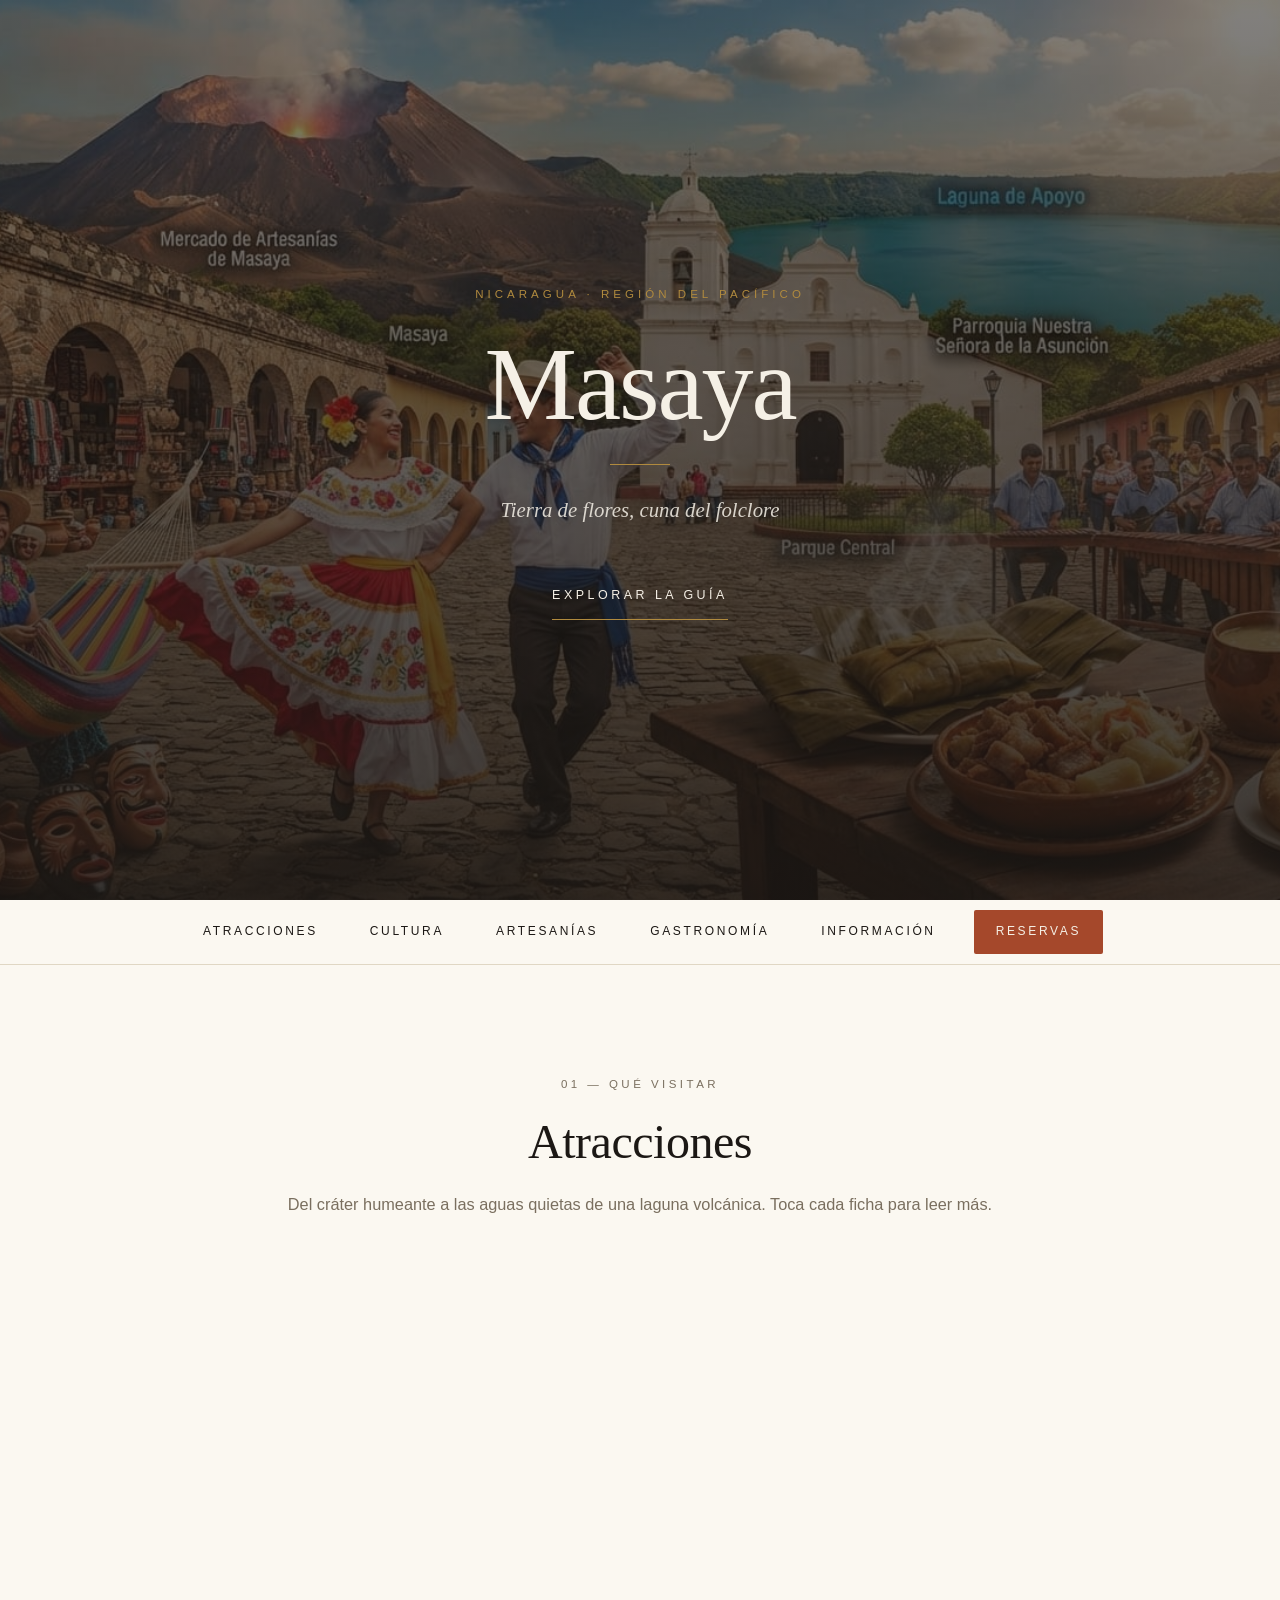
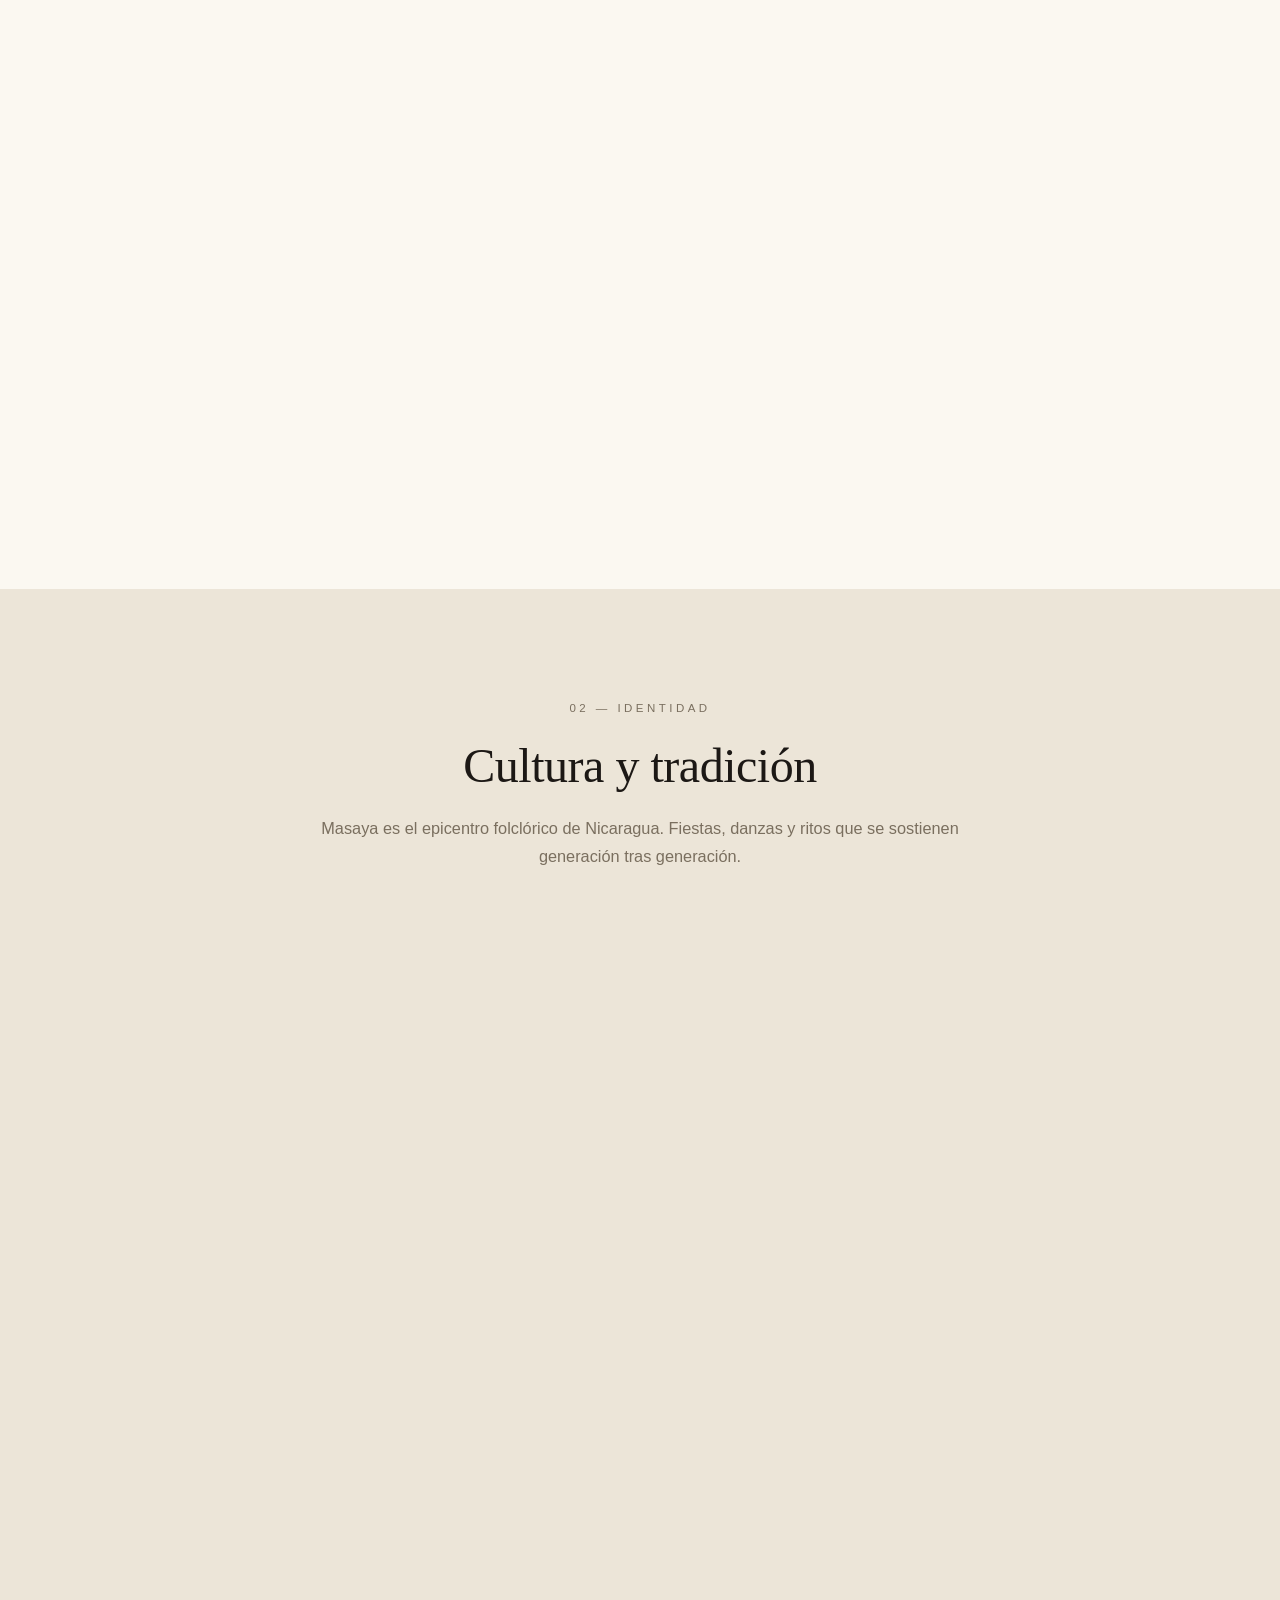
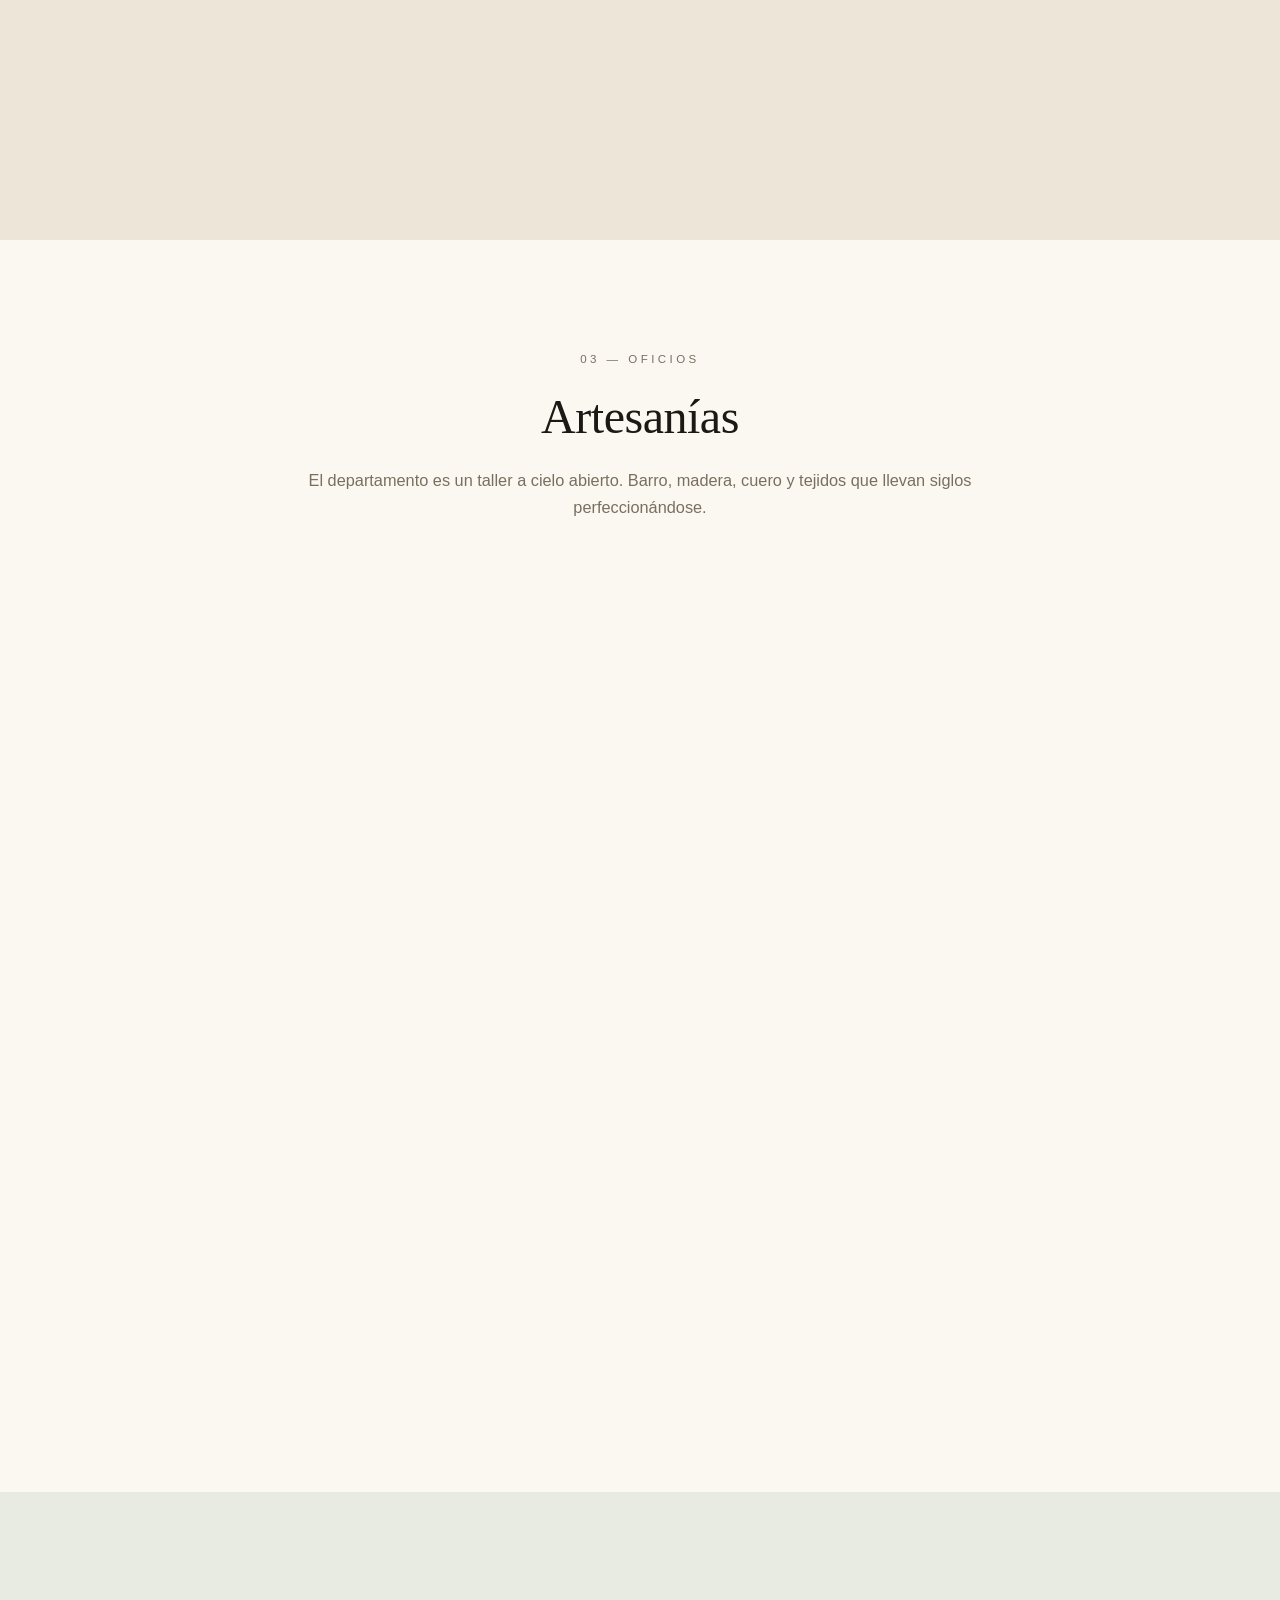
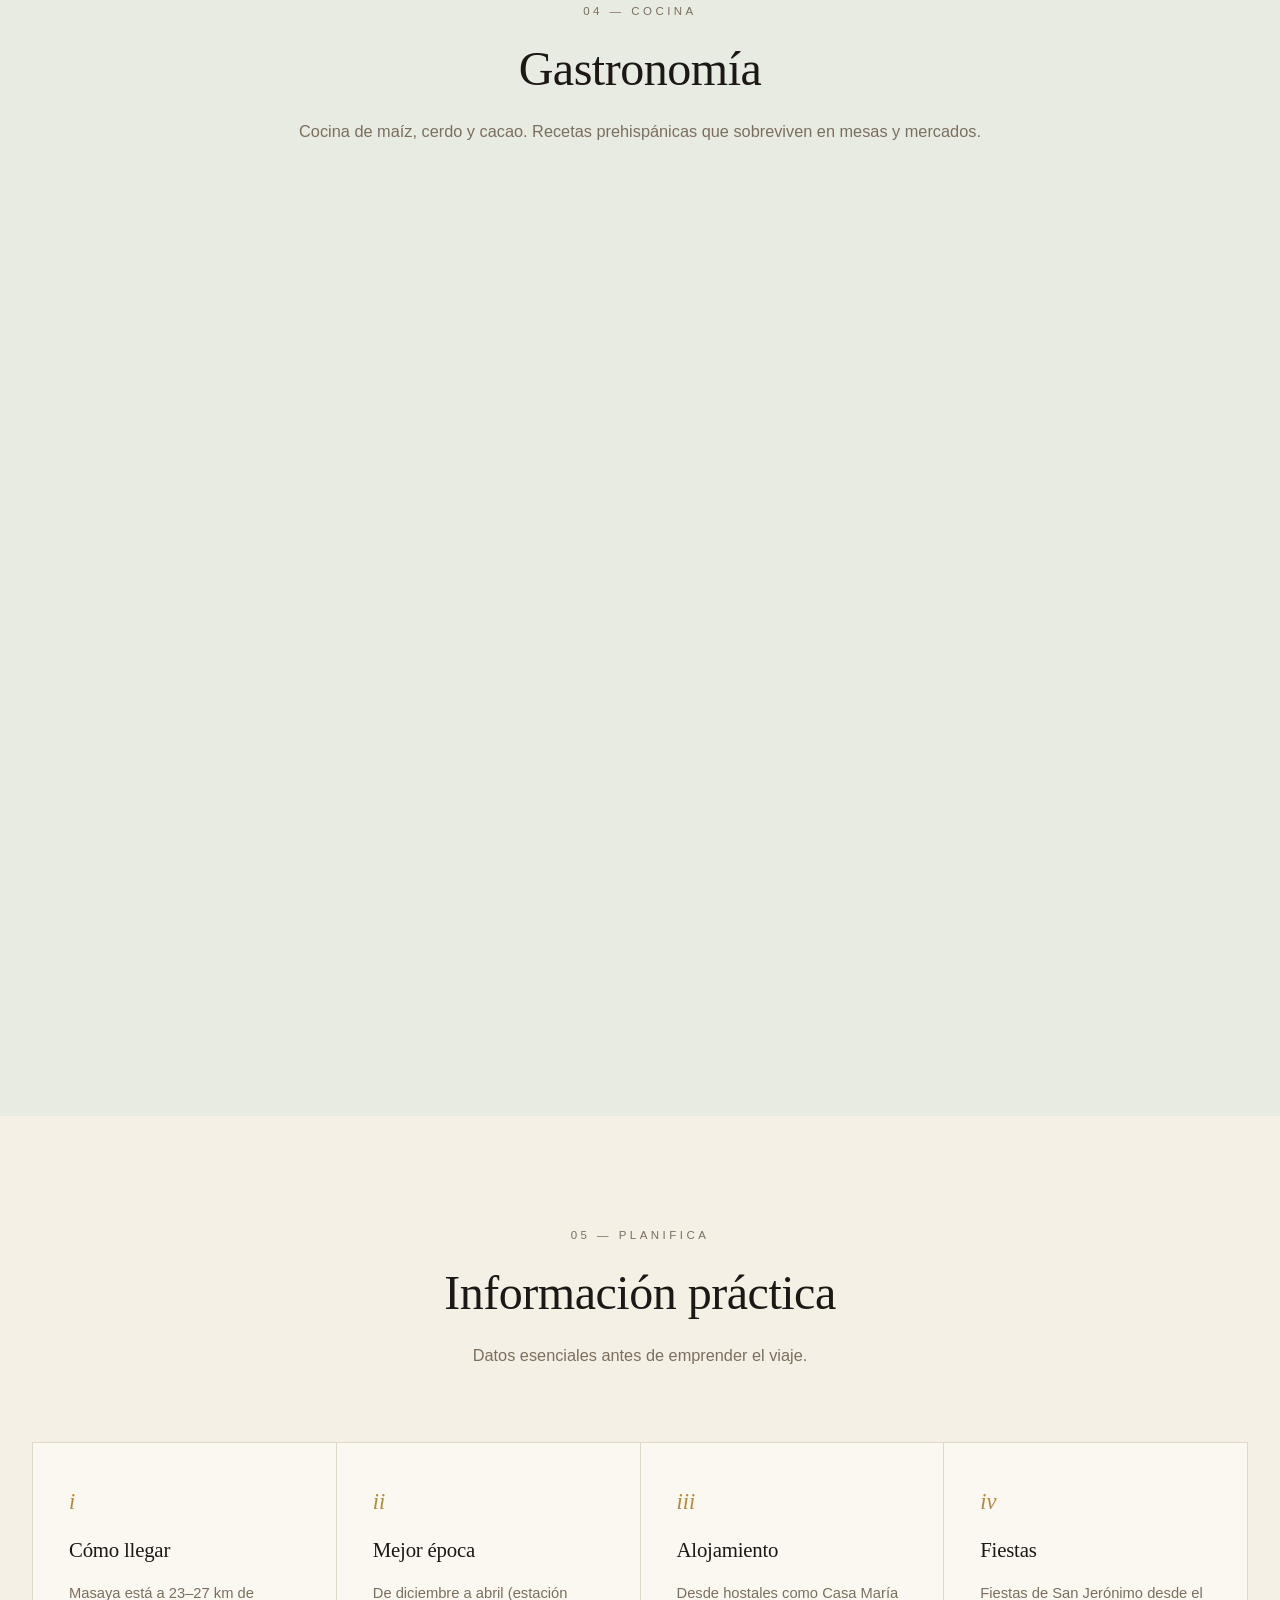
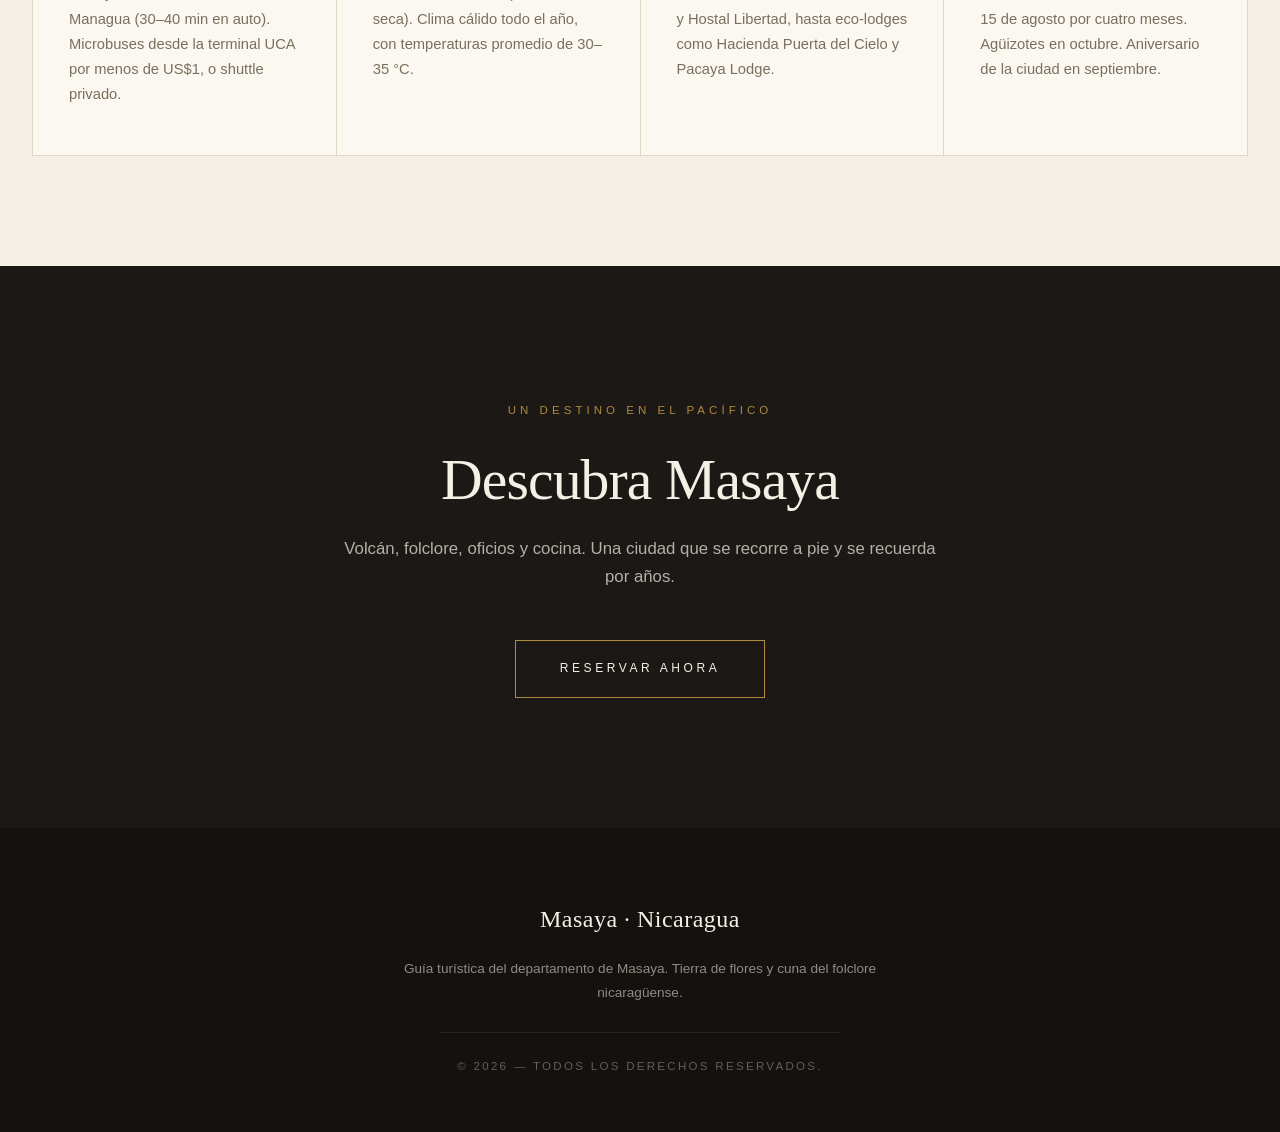
<file: index.html>
<!DOCTYPE html>
<html lang="es">
<head>
    <meta charset="UTF-8">
    <meta name="viewport" content="width=device-width, initial-scale=1.0">
    <meta name="description" content="Masaya, Nicaragua. Guía de viaje: volcán, cultura, artesanías y tradición.">
    <title>Masaya · Nicaragua</title>
    <link rel="stylesheet" href="estilos.css">
</head>
<body>

    <!-- ===== HEADER ===== -->
    <header class="hero">
        <div class="hero-content">
            <span class="hero-eyebrow">Nicaragua · Región del Pacífico</span>
            <h1>Masaya</h1>
            <span class="hero-rule"></span>
            <p class="hero-sub">Tierra de flores, cuna del folclore</p>
            <a href="#atracciones" class="hero-link">Explorar la guía</a>
        </div>
    </header>

    <!-- ===== NAVEGACIÓN ===== -->
    <nav class="nav">
        <ul>
            <li><a href="#atracciones">Atracciones</a></li>
            <li><a href="#cultura">Cultura</a></li>
            <li><a href="#artesanias">Artesanías</a></li>
            <li><a href="#gastronomia">Gastronomía</a></li>
            <li><a href="#informacion">Información</a></li>
            <li><a href="reservas.html" class="nav-reserva">Reservas</a></li>
        </ul>
    </nav>

    <!-- ===== ATRACCIONES ===== -->
    <section id="atracciones" class="section section-atr">
        <header class="section-head">
            <span class="eyebrow">01 — Qué visitar</span>
            <h2>Atracciones</h2>
            <p class="section-intro">Del cráter humeante a las aguas quietas de una laguna volcánica. Toca cada ficha para leer más.</p>
        </header>

        <div class="grid">
            <!-- TARJETA 1 -->
            <label class="card">
                <input type="checkbox" class="card-toggle">
                <div class="card-inner">
                    <div class="card-front" style="background-image: url('fotos/WhatsApp Image 2026-09-17 at 3.47.11 PM.jpeg');">
                        <span class="card-num">01</span>
                        <span class="card-eyebrow">Parque Nacional</span>
                        <h3 class="card-title">Volcán Masaya</h3>
                        <span class="card-line"></span>
                        <span class="card-cta">Ver detalles</span>
                    </div>
                    <div class="card-back">
                        <span class="card-close">← Volver</span>
                        <span class="card-num-back">01</span>
                        <h4>Volcán Masaya</h4>
                        <p>Uno de los volcanes más activos del continente. Conocido por los pueblos originarios como <em>Popogatepe</em>, "montaña que arde". Desde la Plaza de Oviedo se observa el lago de lava del cráter Santiago. Senderos como el Comalito y la Cruz de Bobadilla completan la visita.</p>
                        <span class="card-meta">Aventura · Naturaleza</span>
                    </div>
                </div>
            </label>

            <!-- TARJETA 2 -->
            <label class="card">
                <input type="checkbox" class="card-toggle">
                <div class="card-inner">
                    <div class="card-front" style="background-image: url('fotos/WhatsApp Image 2026-09-17 at 3.52.43 PM.jpeg');">
                        <span class="card-num">02</span>
                        <span class="card-eyebrow">Mirador</span>
                        <h3 class="card-title">Catarina</h3>
                        <span class="card-line"></span>
                        <span class="card-cta">Ver detalles</span>
                    </div>
                    <div class="card-back">
                        <span class="card-close">← Volver</span>
                        <span class="card-num-back">02</span>
                        <h4>Mirador de Catarina</h4>
                        <p>Vista panorámica hacia la Laguna de Apoyo y el pueblo de Catarina. Viveros de plantas ornamentales, artesanías y restaurantes con vista. Punto obligado para fotografía al atardecer.</p>
                        <span class="card-meta">Fotografía · Relax</span>
                    </div>
                </div>
            </label>

            <!-- TARJETA 3 -->
            <label class="card">
                <input type="checkbox" class="card-toggle">
                <div class="card-inner">
                    <div class="card-front" style="background-image: url('fotos/WhatsApp Image 2026-09-17 at 3.54.42 PM.jpeg');">
                        <span class="card-num">03</span>
                        <span class="card-eyebrow">Reserva Natural</span>
                        <h3 class="card-title">Laguna de Apoyo</h3>
                        <span class="card-line"></span>
                        <span class="card-cta">Ver detalles</span>
                    </div>
                    <div class="card-back">
                        <span class="card-close">← Volver</span>
                        <span class="card-num-back">03</span>
                        <h4>Laguna de Apoyo</h4>
                        <p>Cráter inundado con aguas minerales cristalinas. Bosque tropical seco circundante, opciones de hospedaje ecológico, kayak, natación y playas privadas. Un santuario natural a pocos minutos de Masaya.</p>
                        <span class="card-meta">Ecoturismo · Agua</span>
                    </div>
                </div>
            </label>

            <!-- TARJETA 4 -->
            <label class="card">
                <input type="checkbox" class="card-toggle">
                <div class="card-inner">
                    <div class="card-front" style="background-image: url('fotos/fortleza el coyotepe.jpeg');">
                        <span class="card-num">04</span>
                        <span class="card-eyebrow">Historia</span>
                        <h3 class="card-title">Fortaleza El Coyotepe</h3>
                        <span class="card-line"></span>
                        <span class="card-cta">Ver detalles</span>
                    </div>
                    <div class="card-back">
                        <span class="card-close">← Volver</span>
                        <span class="card-num-back">04</span>
                        <h4>Fortaleza El Coyotepe</h4>
                        <p>Fortaleza militar de 1893 sobre una colina estratégica. Vistas panorámicas de Masaya y los volcanes vecinos. Museo y calabozos que documentan episodios de la historia nicaragüense del siglo XX.</p>
                        <span class="card-meta">Historia · Vistas</span>
                    </div>
                </div>
            </label>

            <!-- TARJETA 5 -->
            <label class="card">
                <input type="checkbox" class="card-toggle">
                <div class="card-inner">
                    <div class="card-front" style="background-image: url('fotos/san jeronimo.jpeg');">
                        <span class="card-num">05</span>
                        <span class="card-eyebrow">Centro Histórico</span>
                        <h3 class="card-title">San Jerónimo</h3>
                        <span class="card-line"></span>
                        <span class="card-cta">Ver detalles</span>
                    </div>
                    <div class="card-back">
                        <span class="card-close">← Volver</span>
                        <span class="card-num-back">05</span>
                        <h4>Iglesia y Parque Central</h4>
                        <p>El corazón cívico y religioso de Masaya. La iglesia de San Jerónimo, patrono de la ciudad, inicia el recorrido de las fiestas patronales. Frente a ella, el parque central concentra la vida cotidiana del municipio.</p>
                        <span class="card-meta">Cultura · Fe</span>
                    </div>
                </div>
            </label>

            <!-- TARJETA 6 -->
            <label class="card">
                <input type="checkbox" class="card-toggle">
                <div class="card-inner">
                    <div class="card-front" style="background-image: url('fotos/museo.jpeg');">
                        <span class="card-num">06</span>
                        <span class="card-eyebrow">Museo</span>
                        <h3 class="card-title">Convento San Francisco</h3>
                        <span class="card-line"></span>
                        <span class="card-cta">Ver detalles</span>
                    </div>
                    <div class="card-back">
                        <span class="card-close">← Volver</span>
                        <span class="card-num-back">06</span>
                        <h4>Museo Nacional de Masaya</h4>
                        <p>Antiguo convento franciscano convertido en museo. Colección arqueológica, objetos históricos y arte popular que recorren la región desde la época precolombina hasta el presente.</p>
                        <span class="card-meta">Historia · Arte</span>
                    </div>
                </div>
            </label>
        </div>
    </section>

    <!-- ===== CULTURA ===== -->
    <section id="cultura" class="section section-cul">
        <header class="section-head">
            <span class="eyebrow">02 — Identidad</span>
            <h2>Cultura y tradición</h2>
            <p class="section-intro">Masaya es el epicentro folclórico de Nicaragua. Fiestas, danzas y ritos que se sostienen generación tras generación.</p>
        </header>

        <div class="grid">
            <label class="card">
                <input type="checkbox" class="card-toggle">
                <div class="card-inner">
                    <div class="card-front" style="background-image: url('https://images.unsplash.com/photo-1514525253161-7a46d19cd819?w=600&auto=format&fit=crop&q=60');">
                        <span class="card-num">01</span>
                        <span class="card-eyebrow">Fiesta patronal</span>
                        <h3 class="card-title">San Jerónimo</h3>
                        <span class="card-line"></span>
                        <span class="card-cta">Ver detalles</span>
                    </div>
                    <div class="card-back">
                        <span class="card-close">← Volver</span>
                        <span class="card-num-back">01</span>
                        <h4>Fiestas de San Jerónimo</h4>
                        <p>La celebración patronal más extensa del país. Cuatro meses de actividades con Torovenado, bailes folclóricos, marimba y procesiones. Comienza el 15 de agosto y transforma la ciudad.</p>
                        <span class="card-meta">Fiesta · Identidad</span>
                    </div>
                </div>
            </label>

            <label class="card">
                <input type="checkbox" class="card-toggle">
                <div class="card-inner">
                    <div class="card-front" style="background-image: url('https://images.unsplash.com/photo-1533174072545-7a4b6ad7a6c3?w=600&auto=format&fit=crop&q=60');">
                        <span class="card-num">02</span>
                        <span class="card-eyebrow">Desfile nocturno</span>
                        <h3 class="card-title">Los Agüizotes</h3>
                        <span class="card-line"></span>
                        <span class="card-cta">Ver detalles</span>
                    </div>
                    <div class="card-back">
                        <span class="card-close">← Volver</span>
                        <span class="card-num-back">02</span>
                        <h4>Los Agüizotes</h4>
                        <p>Desfile donde los mitos y leyendas nicaragüenses toman las calles: la Cegua, el Cadejo, la Muerte Quirina, el Padre Sin Cabeza. Se celebra en octubre y es una de las tradiciones más emblemáticas de Masaya.</p>
                        <span class="card-meta">Mitos · Tradición</span>
                    </div>
                </div>
            </label>

            <label class="card">
                <input type="checkbox" class="card-toggle">
                <div class="card-inner">
                    <div class="card-front" style="background-image: url('https://images.unsplash.com/photo-1516450360452-9312f5e86fc7?w=600&auto=format&fit=crop&q=60');">
                        <span class="card-num">03</span>
                        <span class="card-eyebrow">Danza</span>
                        <h3 class="card-title">Baile de Negras</h3>
                        <span class="card-line"></span>
                        <span class="card-cta">Ver detalles</span>
                    </div>
                    <div class="card-back">
                        <span class="card-close">← Volver</span>
                        <span class="card-num-back">03</span>
                        <h4>Baile de Negras</h4>
                        <p>Danza tradicional de elegancia y sátira. Las "negras" desfilan con vestidos coloridos y máscaras al ritmo de la marimba. Uno de los emblemas vivos de la identidad masaya.</p>
                        <span class="card-meta">Danza · Folclore</span>
                    </div>
                </div>
            </label>

            <label class="card">
                <input type="checkbox" class="card-toggle">
                <div class="card-inner">
                    <div class="card-front" style="background-image: url('https://images.unsplash.com/photo-1511671782779-c97d3d27a1d4?w=600&auto=format&fit=crop&q=60');">
                        <span class="card-num">04</span>
                        <span class="card-eyebrow">Sátira popular</span>
                        <h3 class="card-title">Torovenado</h3>
                        <span class="card-line"></span>
                        <span class="card-cta">Ver detalles</span>
                    </div>
                    <div class="card-back">
                        <span class="card-close">← Volver</span>
                        <span class="card-num-back">04</span>
                        <h4>El Torovenado</h4>
                        <p>Desfile satírico donde los participantes disfrazados critican a personajes y situaciones del momento. Toros de petate, máscaras y música. Una de las expresiones más auténticas del humor nicaragüense.</p>
                        <span class="card-meta">Sátira · Humor</span>
                    </div>
                </div>
            </label>

            <label class="card">
                <input type="checkbox" class="card-toggle">
                <div class="card-inner">
                    <div class="card-front" style="background-image: url('https://images.unsplash.com/photo-1518609878373-06d740f60d8b?w=600&auto=format&fit=crop&q=60');">
                        <span class="card-num">05</span>
                        <span class="card-eyebrow">Barrio indígena</span>
                        <h3 class="card-title">Monimbó</h3>
                        <span class="card-line"></span>
                        <span class="card-cta">Ver detalles</span>
                    </div>
                    <div class="card-back">
                        <span class="card-close">← Volver</span>
                        <span class="card-num-back">05</span>
                        <h4>Monimbó</h4>
                        <p>El barrio indígena más emblemático de Masaya. Calles con talleres de artesanos, iglesias coloniales y una comunidad que mantiene vivas sus raíces. La cuna del folclore masaya.</p>
                        <span class="card-meta">Pueblo · Raíces</span>
                    </div>
                </div>
            </label>

            <label class="card">
                <input type="checkbox" class="card-toggle">
                <div class="card-inner">
                    <div class="card-front" style="background-image: url('https://images.unsplash.com/photo-1507676184212-d0330a151670?w=600&auto=format&fit=crop&q=60');">
                        <span class="card-num">06</span>
                        <span class="card-eyebrow">Patrimonio UNESCO</span>
                        <h3 class="card-title">El Güegüense</h3>
                        <span class="card-line"></span>
                        <span class="card-cta">Ver detalles</span>
                    </div>
                    <div class="card-back">
                        <span class="card-close">← Volver</span>
                        <span class="card-num-back">06</span>
                        <h4>El Güegüense</h4>
                        <p>Obra maestra del teatro popular nicaragüense, declarada Patrimonio Oral e Inmaterial de la Humanidad. Su protagonista, un pícaro que se burla de las autoridades coloniales, es símbolo de la astucia popular.</p>
                        <span class="card-meta">Teatro · Patrimonio</span>
                    </div>
                </div>
            </label>
        </div>
    </section>

    <!-- ===== ARTESANÍAS ===== -->
    <section id="artesanias" class="section section-art">
        <header class="section-head">
            <span class="eyebrow">03 — Oficios</span>
            <h2>Artesanías</h2>
            <p class="section-intro">El departamento es un taller a cielo abierto. Barro, madera, cuero y tejidos que llevan siglos perfeccionándose.</p>
        </header>

        <div class="grid">
            <label class="card">
                <input type="checkbox" class="card-toggle">
                <div class="card-inner">
                    <div class="card-front" style="background-image: url('https://images.unsplash.com/photo-1584917865442-de89df76afd3?w=600&auto=format&fit=crop&q=60');">
                        <span class="card-num">01</span>
                        <span class="card-eyebrow">Mercado</span>
                        <h3 class="card-title">Artesanías</h3>
                        <span class="card-line"></span>
                        <span class="card-cta">Ver detalles</span>
                    </div>
                    <div class="card-back">
                        <span class="card-close">← Volver</span>
                        <span class="card-num-back">01</span>
                        <h4>Mercado de Artesanías</h4>
                        <p>En el centro de la ciudad. Piezas en madera, cuero, textil, cerámica, hamacas, juguetes tradicionales y bisutería. Todo elaborado por manos artesanas del departamento.</p>
                        <span class="card-meta">Compras · Souvenirs</span>
                    </div>
                </div>
            </label>

            <label class="card">
                <input type="checkbox" class="card-toggle">
                <div class="card-inner">
                    <div class="card-front" style="background-image: url('https://images.unsplash.com/photo-1610701596007-11502861dcfa?w=600&auto=format&fit=crop&q=60');">
                        <span class="card-num">02</span>
                        <span class="card-eyebrow">Cerámica</span>
                        <h3 class="card-title">San Juan de Oriente</h3>
                        <span class="card-line"></span>
                        <span class="card-cta">Ver detalles</span>
                    </div>
                    <div class="card-back">
                        <span class="card-close">← Volver</span>
                        <span class="card-num-back">02</span>
                        <h4>San Juan de Oriente</h4>
                        <p>Municipio vecino, tierra de alfareros. Talleres y tiendas con cerámica de formas y colores únicos. Se puede ver a los artesanos trabajar el barro en vivo.</p>
                        <span class="card-meta">Cerámica · Arte</span>
                    </div>
                </div>
            </label>

            <label class="card">
                <input type="checkbox" class="card-toggle">
                <div class="card-inner">
                    <div class="card-front" style="background-image: url('https://images.unsplash.com/photo-1528459801416-a9e53bbf4e17?w=600&auto=format&fit=crop&q=60');">
                        <span class="card-num">03</span>
                        <span class="card-eyebrow">Tejidos</span>
                        <h3 class="card-title">Hamacas</h3>
                        <span class="card-line"></span>
                        <span class="card-cta">Ver detalles</span>
                    </div>
                    <div class="card-back">
                        <span class="card-close">← Volver</span>
                        <span class="card-num-back">03</span>
                        <h4>Hamacas y textiles</h4>
                        <p>Masaya es célebre por sus hamacas tejidas a mano, coloridas y resistentes. También se producen manteles, servilletas y prendas en telares tradicionales.</p>
                        <span class="card-meta">Tejidos · Hogar</span>
                    </div>
                </div>
            </label>

            <label class="card">
                <input type="checkbox" class="card-toggle">
                <div class="card-inner">
                    <div class="card-front" style="background-image: url('https://images.unsplash.com/photo-1549298916-b41d501d3772?w=600&auto=format&fit=crop&q=60');">
                        <span class="card-num">04</span>
                        <span class="card-eyebrow">Cuero</span>
                        <h3 class="card-title">Calzado</h3>
                        <span class="card-line"></span>
                        <span class="card-cta">Ver detalles</span>
                    </div>
                    <div class="card-back">
                        <span class="card-close">← Volver</span>
                        <span class="card-num-back">04</span>
                        <h4>Cuero y calzado</h4>
                        <p>Talleres locales producen cinturones, carteras, sandalias y botas de cuero de alta calidad. Cada pieza es única y refleja el oficio transmitido por generaciones.</p>
                        <span class="card-meta">Cuero · Moda</span>
                    </div>
                </div>
            </label>

            <label class="card">
                <input type="checkbox" class="card-toggle">
                <div class="card-inner">
                    <div class="card-front" style="background-image: url('https://images.unsplash.com/photo-1605333396915-47fdd5d9e5c4?w=600&auto=format&fit=crop&q=60');">
                        <span class="card-num">05</span>
                        <span class="card-eyebrow">Tallado</span>
                        <h3 class="card-title">Máscaras</h3>
                        <span class="card-line"></span>
                        <span class="card-cta">Ver detalles</span>
                    </div>
                    <div class="card-back">
                        <span class="card-close">← Volver</span>
                        <span class="card-num-back">05</span>
                        <h4>Máscaras y madera</h4>
                        <p>Máscaras talladas a mano que representan personajes del folclore: el Güegüense, la Cegua, el Cadejo. También cofres, juguetes y piezas decorativas en madera.</p>
                        <span class="card-meta">Madera · Folclore</span>
                    </div>
                </div>
            </label>
        </div>
    </section>

    <!-- ===== GASTRONOMÍA ===== -->
    <section id="gastronomia" class="section section-gas">
        <header class="section-head">
            <span class="eyebrow">04 — Cocina</span>
            <h2>Gastronomía</h2>
            <p class="section-intro">Cocina de maíz, cerdo y cacao. Recetas prehispánicas que sobreviven en mesas y mercados.</p>
        </header>

        <div class="grid">
            <label class="card">
                <input type="checkbox" class="card-toggle">
                <div class="card-inner">
                    <div class="card-front" style="background-image: url('https://images.unsplash.com/photo-1565299585323-38d6b0865b47?w=600&auto=format&fit=crop&q=60');">
                        <span class="card-num">01</span>
                        <span class="card-eyebrow">Plato nacional</span>
                        <h3 class="card-title">Nacatamal</h3>
                        <span class="card-line"></span>
                        <span class="card-cta">Ver detalles</span>
                    </div>
                    <div class="card-back">
                        <span class="card-close">← Volver</span>
                        <span class="card-num-back">01</span>
                        <h4>Nacatamal</h4>
                        <p>Masa de maíz rellena de cerdo, arroz, papa, tomate, chile y especias. Envuelta en hoja de plátano y cocida al vapor durante horas. Se sirve tradicionalmente los fines de semana.</p>
                        <span class="card-meta">Plato · Tradicional</span>
                    </div>
                </div>
            </label>

            <label class="card">
                <input type="checkbox" class="card-toggle">
                <div class="card-inner">
                    <div class="card-front" style="background-image: url('https://images.unsplash.com/photo-1547592180-85f173990554?w=600&auto=format&fit=crop&q=60');">
                        <span class="card-num">02</span>
                        <span class="card-eyebrow">Guiso ancestral</span>
                        <h3 class="card-title">Indio Viejo</h3>
                        <span class="card-line"></span>
                        <span class="card-cta">Ver detalles</span>
                    </div>
                    <div class="card-back">
                        <span class="card-close">← Volver</span>
                        <span class="card-num-back">02</span>
                        <h4>Indio Viejo</h4>
                        <p>Guiso de masa de maíz con carne desmenuzada, cebolla, chile, tomate y hierbas. Plato de origen prehispánico que se sirve con tortilla recién hecha. Sabor profundo y reconfortante.</p>
                        <span class="card-meta">Plato · Ancestral</span>
                    </div>
                </div>
            </label>

            <label class="card">
                <input type="checkbox" class="card-toggle">
                <div class="card-inner">
                    <div class="card-front" style="background-image: url('https://images.unsplash.com/photo-1603360946369-dc9bb6258143?w=600&auto=format&fit=crop&q=60');">
                        <span class="card-num">03</span>
                        <span class="card-eyebrow">Plato festivo</span>
                        <h3 class="card-title">Cabeza de chancho</h3>
                        <span class="card-line"></span>
                        <span class="card-cta">Ver detalles</span>
                    </div>
                    <div class="card-back">
                        <span class="card-close">← Volver</span>
                        <span class="card-num-back">03</span>
                        <h4>Cabeza de chancho con yuca</h4>
                        <p>Cabeza de cerdo cocida lentamente con especias, acompañada de yuca, ensalada de repollo y tortillas. Plato contundente típico de las fiestas masayas.</p>
                        <span class="card-meta">Plato · Festivo</span>
                    </div>
                </div>
            </label>

            <label class="card">
                <input type="checkbox" class="card-toggle">
                <div class="card-inner">
                    <div class="card-front" style="background-image: url('https://images.unsplash.com/photo-1504674900247-0877df9cc836?w=600&auto=format&fit=crop&q=60');">
                        <span class="card-num">04</span>
                        <span class="card-eyebrow">Al vapor</span>
                        <h3 class="card-title">Vaho</h3>
                        <span class="card-line"></span>
                        <span class="card-cta">Ver detalles</span>
                    </div>
                    <div class="card-back">
                        <span class="card-close">← Volver</span>
                        <span class="card-num-back">04</span>
                        <h4>Vaho</h4>
                        <p>Carne de res, plátano, yuca y verduras cocidas al vapor dentro de hojas de plátano. Se sirve con ensalada de repollo y chile. Muy popular en los mercados.</p>
                        <span class="card-meta">Plato · Popular</span>
                    </div>
                </div>
            </label>

            <label class="card">
                <input type="checkbox" class="card-toggle">
                <div class="card-inner">
                    <div class="card-front" style="background-image: url('https://images.unsplash.com/photo-1551024506-0bccd828d307?w=600&auto=format&fit=crop&q=60');">
                        <span class="card-num">05</span>
                        <span class="card-eyebrow">Postre</span>
                        <h3 class="card-title">Cajetas</h3>
                        <span class="card-line"></span>
                        <span class="card-cta">Ver detalles</span>
                    </div>
                    <div class="card-back">
                        <span class="card-close">← Volver</span>
                        <span class="card-num-back">05</span>
                        <h4>Cajetas</h4>
                        <p>Dulce de leche, panela y canela. Textura suave y sabor caramelizado. Se elabora artesanalmente y se vende en los mercados tradicionales.</p>
                        <span class="card-meta">Postre · Dulce</span>
                    </div>
                </div>
            </label>

            <label class="card">
                <input type="checkbox" class="card-toggle">
                <div class="card-inner">
                    <div class="card-front" style="background-image: url('https://images.unsplash.com/photo-1563805042-7684c019e1cb?w=600&auto=format&fit=crop&q=60');">
                        <span class="card-num">06</span>
                        <span class="card-eyebrow">Postre</span>
                        <h3 class="card-title">Buñuelos</h3>
                        <span class="card-line"></span>
                        <span class="card-cta">Ver detalles</span>
                    </div>
                    <div class="card-back">
                        <span class="card-close">← Volver</span>
                        <span class="card-num-back">06</span>
                        <h4>Buñuelos de yuca</h4>
                        <p>Bolitas fritas de yuca bañadas en miel de panela. Crujientes por fuera, suaves por dentro. Se disfrutan especialmente en época navideña y fiestas patronales.</p>
                        <span class="card-meta">Postre · Frito</span>
                    </div>
                </div>
            </label>

            <label class="card">
                <input type="checkbox" class="card-toggle">
                <div class="card-inner">
                    <div class="card-front" style="background-image: url('https://images.unsplash.com/photo-1544145945-f90425340c7e?w=600&auto=format&fit=crop&q=60');">
                        <span class="card-num">07</span>
                        <span class="card-eyebrow">Bebida</span>
                        <h3 class="card-title">Pinolillo</h3>
                        <span class="card-line"></span>
                        <span class="card-cta">Ver detalles</span>
                    </div>
                    <div class="card-back">
                        <span class="card-close">← Volver</span>
                        <span class="card-num-back">07</span>
                        <h4>Pinolillo y pozol</h4>
                        <p>Bebidas ancestrales de maíz tostado y cacao. El pinolillo es refrescante y ligeramente dulce; el pozol se sirve frío. Parte esencial de la identidad gastronómica nacional.</p>
                        <span class="card-meta">Bebida · Ancestral</span>
                    </div>
                </div>
            </label>

            <label class="card">
                <input type="checkbox" class="card-toggle">
                <div class="card-inner">
                    <div class="card-front" style="background-image: url('https://images.unsplash.com/photo-1547592166-23ac45744acd?w=600&auto=format&fit=crop&q=60');">
                        <span class="card-num">08</span>
                        <span class="card-eyebrow">Sopa</span>
                        <h3 class="card-title">Mondongo</h3>
                        <span class="card-line"></span>
                        <span class="card-cta">Ver detalles</span>
                    </div>
                    <div class="card-back">
                        <span class="card-close">← Volver</span>
                        <span class="card-num-back">08</span>
                        <h4>Sopa de mondongo</h4>
                        <p>Sopa contundente de panza de res, verduras y especias. Se sirve caliente con tortillas y chile. Plato favorito en días de fiesta y mañanas frescas.</p>
                        <span class="card-meta">Sopa · Reconfortante</span>
                    </div>
                </div>
            </label>
        </div>
    </section>

    <!-- ===== INFORMACIÓN PRÁCTICA ===== -->
    <section id="informacion" class="section section-info">
        <header class="section-head">
            <span class="eyebrow">05 — Planifica</span>
            <h2>Información práctica</h2>
            <p class="section-intro">Datos esenciales antes de emprender el viaje.</p>
        </header>

        <div class="info-grid">
            <div class="info-item">
                <span class="info-num">i</span>
                <h3>Cómo llegar</h3>
                <p>Masaya está a 23–27 km de Managua (30–40 min en auto). Microbuses desde la terminal UCA por menos de US$1, o shuttle privado.</p>
            </div>
            <div class="info-item">
                <span class="info-num">ii</span>
                <h3>Mejor época</h3>
                <p>De diciembre a abril (estación seca). Clima cálido todo el año, con temperaturas promedio de 30–35 °C.</p>
            </div>
            <div class="info-item">
                <span class="info-num">iii</span>
                <h3>Alojamiento</h3>
                <p>Desde hostales como Casa María y Hostal Libertad, hasta eco-lodges como Hacienda Puerta del Cielo y Pacaya Lodge.</p>
            </div>
            <div class="info-item">
                <span class="info-num">iv</span>
                <h3>Fiestas</h3>
                <p>Fiestas de San Jerónimo desde el 15 de agosto por cuatro meses. Agüizotes en octubre. Aniversario de la ciudad en septiembre.</p>
            </div>
        </div>
    </section>

    <!-- ===== CTA ===== -->
    <section class="cta">
        <span class="cta-eyebrow">Un destino en el Pacífico</span>
        <h2>Descubra Masaya</h2>
        <p>Volcán, folclore, oficios y cocina. Una ciudad que se recorre a pie y se recuerda por años.</p>
        <a href="reserva.html" class="cta-btn">Reservar ahora</a>
    </section>

    <!-- ===== FOOTER ===== -->
    <footer class="footer">
        <p class="footer-brand">Masaya · Nicaragua</p>
        <p class="footer-note">Guía turística del departamento de Masaya. Tierra de flores y cuna del folclore nicaragüense.</p>
        <p class="footer-copy">© 2026 — Todos los derechos reservados.</p>
    </footer>

</body>
</html>
</file>
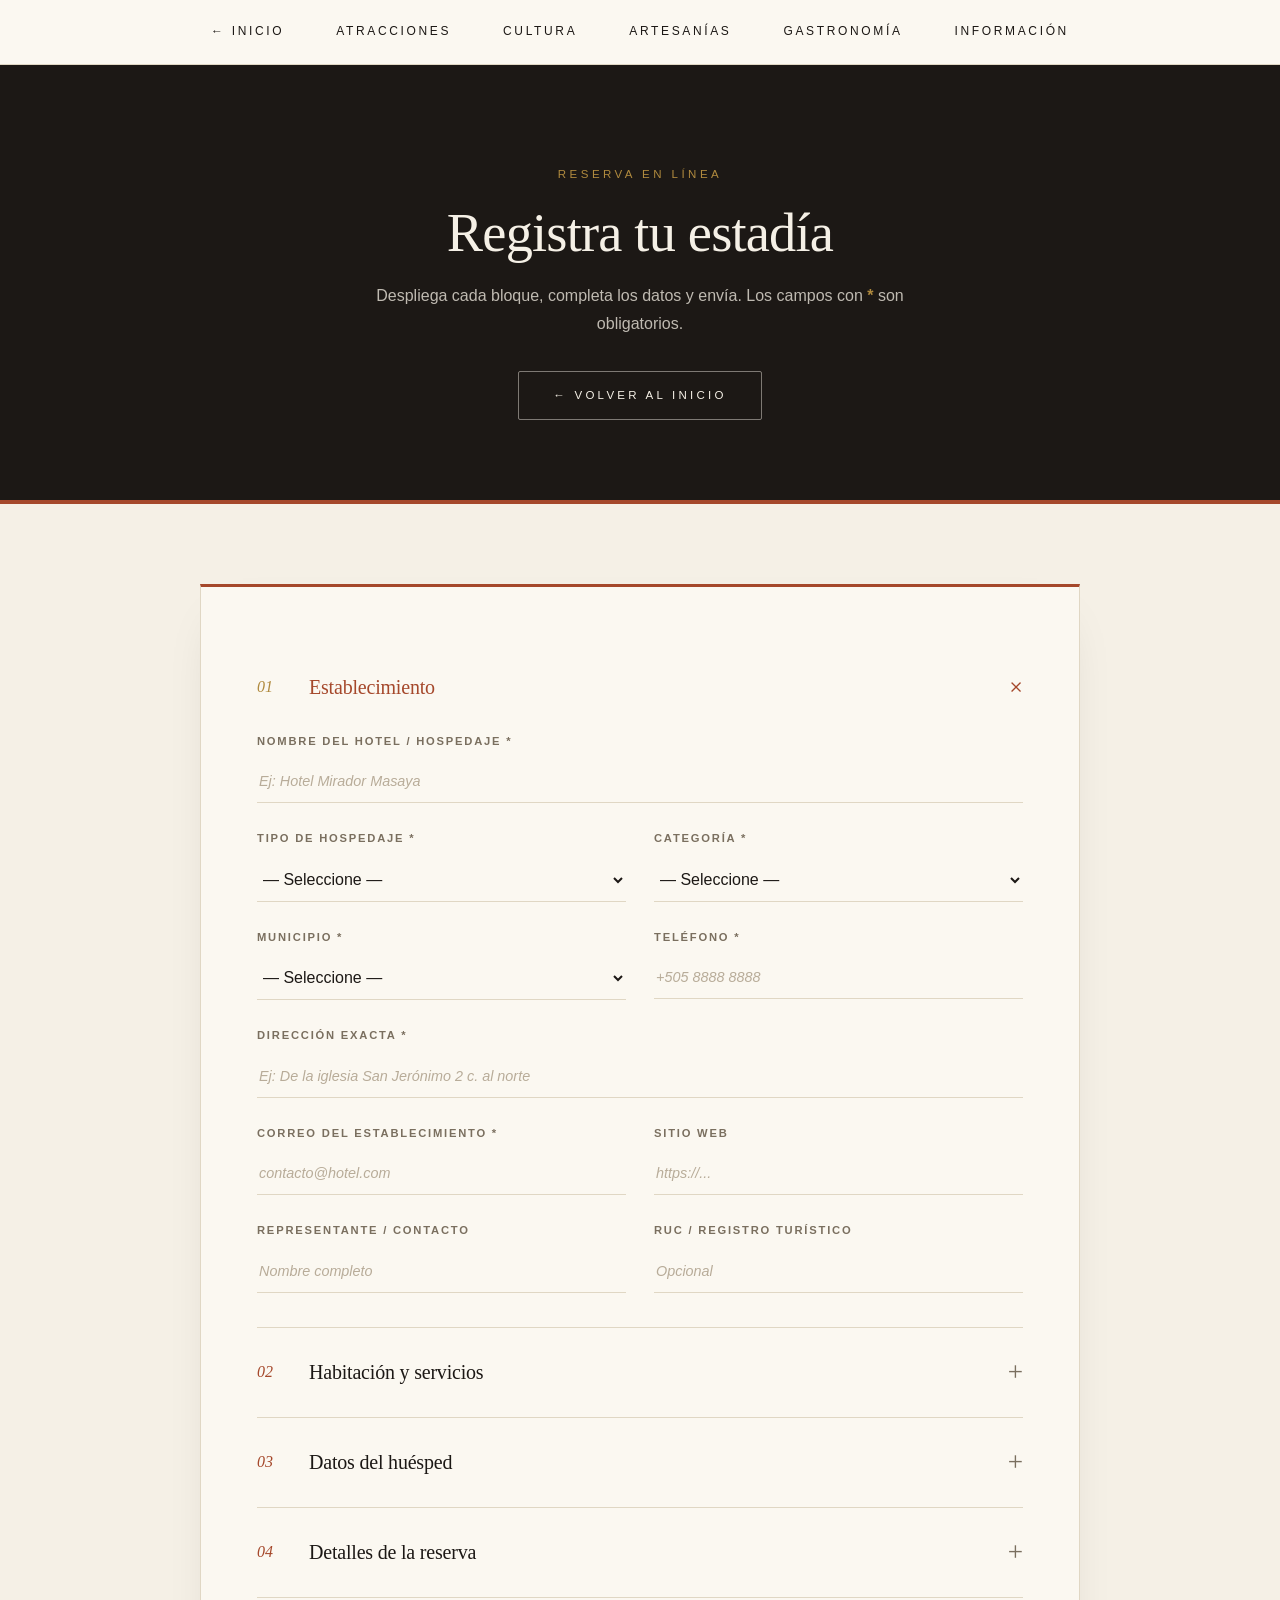
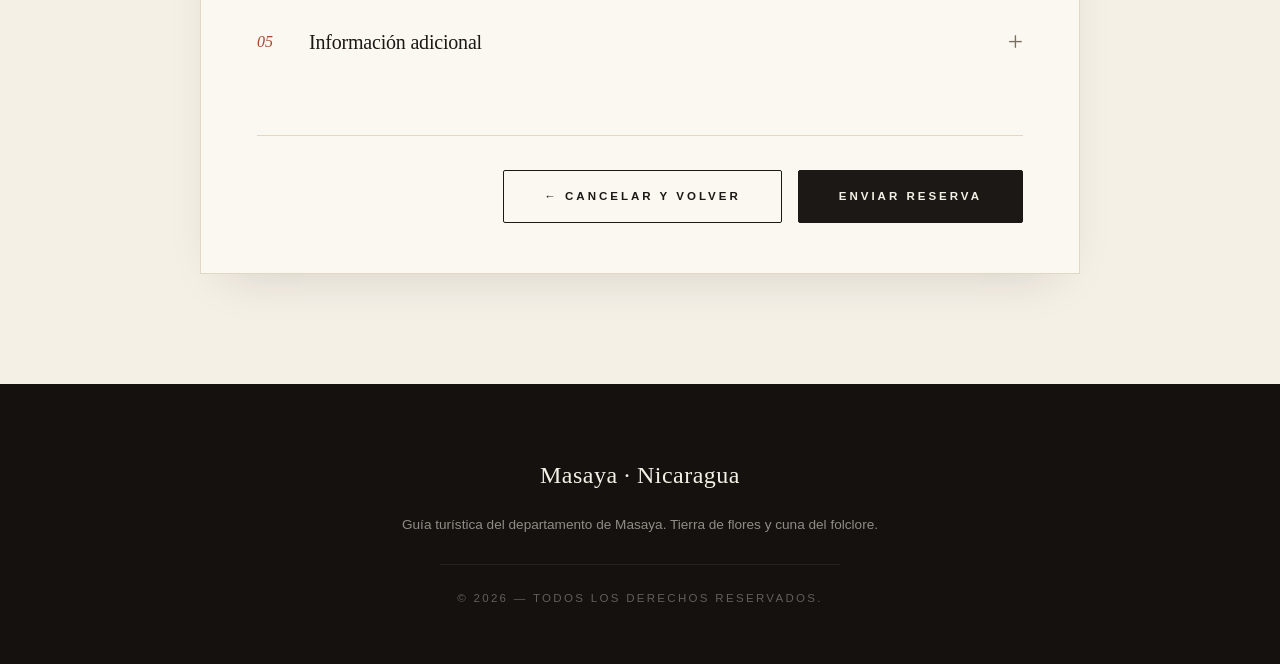
<file: reservas.html>
<!DOCTYPE html>
<html lang="es">
<head>
    <meta charset="UTF-8">
    <meta name="viewport" content="width=device-width, initial-scale=1.0">
    <meta name="description" content="Reserva hoteles y hospedajes en Masaya, Nicaragua.">
    <title>Reservas · Masaya</title>
    <link rel="stylesheet" href="estilos.css">
</head>
<body class="pagina-reserva">

    <!-- ==================================================
         BARRA DE NAVEGACIÓN
         ================================================== -->
    <nav class="nav">
        <ul>
            <li><a href="index.html">← Inicio</a></li>
            <li><a href="index.html#atracciones" class="oculto-movil">Atracciones</a></li>
            <li><a href="index.html#cultura" class="oculto-movil">Cultura</a></li>
            <li><a href="index.html#artesanias" class="oculto-movil">Artesanías</a></li>
            <li><a href="index.html#gastronomia" class="oculto-movil">Gastronomía</a></li>
            <li><a href="index.html#informacion" class="oculto-movil">Información</a></li>
        </ul>
    </nav>

    <!-- ==================================================
         ENCABEZADO DE LA PÁGINA
         ================================================== -->
    <header class="reserva-hero">
        <span class="eyebrow">Reserva en línea</span>
        <h1>Registra tu estadía</h1>
        <p>Despliega cada bloque, completa los datos y envía. Los campos con <strong>*</strong> son obligatorios.</p>

        <!-- BOTÓN VOLVER (debajo del hero) -->
        <a href="index.html" class="btn-volver">← Volver al inicio</a>
    </header>

    <!-- ==================================================
         FORMULARIO DE RESERVA
         ================================================== -->
    <main class="reserva-pagina">
        <form action="#" method="post" class="reserva-form">

            <!-- ========== BLOQUE 01 · ESTABLECIMIENTO ========== -->
            <section class="acordeon">
                <input type="checkbox" id="bloque-1" class="acordeon-toggle" checked>
                <label for="bloque-1" class="acordeon-header">
                    <span class="acordeon-num">01</span>
                    <span class="acordeon-title">Establecimiento</span>
                    <span class="acordeon-icon">+</span>
                </label>
                <div class="acordeon-body">
                    <div class="form-grid">
                        <div class="form-campo span-2">
                            <label for="nombre_establecimiento">Nombre del hotel / hospedaje *</label>
                            <input type="text" id="nombre_establecimiento" name="nombre_establecimiento"
                                   required minlength="3" placeholder="Ej: Hotel Mirador Masaya">
                        </div>

                        <div class="form-campo">
                            <label for="tipo_hospedaje">Tipo de hospedaje *</label>
                            <select id="tipo_hospedaje" name="tipo_hospedaje" required>
                                <option value="">— Seleccione —</option>
                                <option>Hotel</option>
                                <option>Hostal</option>
                                <option>Eco-lodge</option>
                                <option>Casa de huéspedes</option>
                                <option>Cabaña</option>
                                <option>Glamping</option>
                            </select>
                        </div>

                        <div class="form-campo">
                            <label for="categoria">Categoría *</label>
                            <select id="categoria" name="categoria" required>
                                <option value="">— Seleccione —</option>
                                <option>1 estrella</option>
                                <option>2 estrellas</option>
                                <option>3 estrellas</option>
                                <option>4 estrellas</option>
                                <option>5 estrellas</option>
                            </select>
                        </div>

                        <div class="form-campo">
                            <label for="municipio">Municipio *</label>
                            <select id="municipio" name="municipio" required>
                                <option value="">— Seleccione —</option>
                                <option>Masaya</option>
                                <option>Catarina</option>
                                <option>San Juan de Oriente</option>
                                <option>Nindirí</option>
                                <option>Tisma</option>
                                <option>La Concepción</option>
                                <option>Niquinohomo</option>
                            </select>
                        </div>

                        <div class="form-campo">
                            <label for="telefono">Teléfono *</label>
                            <input type="tel" id="telefono" name="telefono" required
                                   pattern="[0-9+\-() ]{8,20}" placeholder="+505 8888 8888">
                        </div>

                        <div class="form-campo span-2">
                            <label for="direccion">Dirección exacta *</label>
                            <input type="text" id="direccion" name="direccion" required
                                   placeholder="Ej: De la iglesia San Jerónimo 2 c. al norte">
                        </div>

                        <div class="form-campo">
                            <label for="correo_establecimiento">Correo del establecimiento *</label>
                            <input type="email" id="correo_establecimiento" name="correo_establecimiento"
                                   required placeholder="contacto@hotel.com">
                        </div>

                        <div class="form-campo">
                            <label for="sitio_web">Sitio web</label>
                            <input type="url" id="sitio_web" name="sitio_web" placeholder="https://...">
                        </div>

                        <div class="form-campo">
                            <label for="representante">Representante / contacto</label>
                            <input type="text" id="representante" name="representante"
                                   placeholder="Nombre completo">
                        </div>

                        <div class="form-campo">
                            <label for="ruc">RUC / Registro turístico</label>
                            <input type="text" id="ruc" name="ruc" placeholder="Opcional">
                        </div>
                    </div>
                </div>
            </section>

            <!-- ========== BLOQUE 02 · HABITACIÓN Y SERVICIOS ========== -->
            <section class="acordeon">
                <input type="checkbox" id="bloque-2" class="acordeon-toggle">
                <label for="bloque-2" class="acordeon-header">
                    <span class="acordeon-num">02</span>
                    <span class="acordeon-title">Habitación y servicios</span>
                    <span class="acordeon-icon">+</span>
                </label>
                <div class="acordeon-body">
                    <div class="form-grid">
                        <div class="form-campo">
                            <label for="tipo_habitacion">Tipo de habitación *</label>
                            <select id="tipo_habitacion" name="tipo_habitacion" required>
                                <option value="">— Seleccione —</option>
                                <option>Individual</option>
                                <option>Doble</option>
                                <option>Matrimonial</option>
                                <option>Familiar</option>
                                <option>Suite</option>
                            </select>
                        </div>

                        <div class="form-campo">
                            <label for="num_habitaciones">Habitaciones disponibles *</label>
                            <input type="number" id="num_habitaciones" name="num_habitaciones"
                                   min="1" max="200" required placeholder="1">
                        </div>

                        <div class="form-campo">
                            <label for="capacidad_max">Capacidad máxima (personas) *</label>
                            <input type="number" id="capacidad_max" name="capacidad_max"
                                   min="1" max="20" required placeholder="2">
                        </div>

                        <div class="form-campo">
                            <label for="precio">Precio por noche (USD) *</label>
                            <input type="number" id="precio" name="precio"
                                   min="1" step="0.01" required placeholder="35.00">
                        </div>
                    </div>

                    <div class="form-campo bloque-servicios">
                        <span class="form-label">Servicios incluidos</span>
                        <div class="checkbox-grid">
                            <label><input type="checkbox" name="servicios" value="WiFi"> WiFi</label>
                            <label><input type="checkbox" name="servicios" value="A/C"> Aire acondicionado</label>
                            <label><input type="checkbox" name="servicios" value="TV"> TV por cable</label>
                            <label><input type="checkbox" name="servicios" value="Bano"> Baño privado</label>
                            <label><input type="checkbox" name="servicios" value="Desayuno"> Desayuno</label>
                            <label><input type="checkbox" name="servicios" value="Piscina"> Piscina</label>
                            <label><input type="checkbox" name="servicios" value="Parqueo"> Estacionamiento</label>
                            <label><input type="checkbox" name="servicios" value="Accesible"> Accesibilidad</label>
                        </div>
                    </div>
                </div>
            </section>

            <!-- ========== BLOQUE 03 · DATOS DEL HUÉSPED ========== -->
            <section class="acordeon">
                <input type="checkbox" id="bloque-3" class="acordeon-toggle">
                <label for="bloque-3" class="acordeon-header">
                    <span class="acordeon-num">03</span>
                    <span class="acordeon-title">Datos del huésped</span>
                    <span class="acordeon-icon">+</span>
                </label>
                <div class="acordeon-body">
                    <div class="form-grid">
                        <div class="form-campo span-2">
                            <label for="nombre_huesped">Nombre completo *</label>
                            <input type="text" id="nombre_huesped" name="nombre_huesped"
                                   required minlength="3" placeholder="Nombres y apellidos">
                        </div>

                        <div class="form-campo">
                            <label for="tipo_documento">Tipo de documento *</label>
                            <select id="tipo_documento" name="tipo_documento" required>
                                <option value="">— Seleccione —</option>
                                <option>Cédula</option>
                                <option>Pasaporte</option>
                                <option>Residencia</option>
                            </select>
                        </div>

                        <div class="form-campo">
                            <label for="num_documento">Número de documento *</label>
                            <input type="text" id="num_documento" name="num_documento"
                                   required pattern="[A-Za-z0-9\-]{5,20}" placeholder="001-123456-0000A">
                        </div>

                        <div class="form-campo">
                            <label for="nacionalidad">Nacionalidad *</label>
                            <input type="text" id="nacionalidad" name="nacionalidad"
                                   required placeholder="Nicaragüense">
                        </div>

                        <div class="form-campo">
                            <label for="fecha_nacimiento">Fecha de nacimiento</label>
                            <input type="date" id="fecha_nacimiento" name="fecha_nacimiento">
                        </div>

                        <div class="form-campo">
                            <label for="telefono_huesped">Teléfono / WhatsApp *</label>
                            <input type="tel" id="telefono_huesped" name="telefono_huesped"
                                   required pattern="[0-9+\-() ]{8,20}" placeholder="+505 8888 8888">
                        </div>

                        <div class="form-campo">
                            <label for="correo_huesped">Correo electrónico *</label>
                            <input type="email" id="correo_huesped" name="correo_huesped"
                                   required placeholder="tucorreo@ejemplo.com">
                        </div>

                        <div class="form-campo span-2">
                            <label for="procedencia">Dirección de procedencia</label>
                            <input type="text" id="procedencia" name="procedencia"
                                   placeholder="Ciudad / País de origen">
                        </div>
                    </div>
                </div>
            </section>

            <!-- ========== BLOQUE 04 · DETALLES DE LA RESERVA ========== -->
            <section class="acordeon">
                <input type="checkbox" id="bloque-4" class="acordeon-toggle">
                <label for="bloque-4" class="acordeon-header">
                    <span class="acordeon-num">04</span>
                    <span class="acordeon-title">Detalles de la reserva</span>
                    <span class="acordeon-icon">+</span>
                </label>
                <div class="acordeon-body">
                    <div class="form-grid">
                        <div class="form-campo">
                            <label for="fecha_entrada">Fecha de entrada (check-in) *</label>
                            <input type="date" id="fecha_entrada" name="fecha_entrada" required>
                        </div>

                        <div class="form-campo">
                            <label for="fecha_salida">Fecha de salida (check-out) *</label>
                            <input type="date" id="fecha_salida" name="fecha_salida" required>
                        </div>

                        <div class="form-campo">
                            <label for="num_adultos">N° de adultos *</label>
                            <input type="number" id="num_adultos" name="num_adultos"
                                   min="1" max="20" required placeholder="2">
                        </div>

                        <div class="form-campo">
                            <label for="num_ninos">N° de niños</label>
                            <input type="number" id="num_ninos" name="num_ninos"
                                   min="0" max="10" placeholder="0">
                        </div>

                        <div class="form-campo">
                            <label for="habitaciones_reserva">Habitaciones a reservar *</label>
                            <input type="number" id="habitaciones_reserva" name="habitaciones_reserva"
                                   min="1" max="20" required placeholder="1">
                        </div>

                        <div class="form-campo">
                            <label for="tipo_habitacion_reserva">Tipo de habitación solicitada *</label>
                            <select id="tipo_habitacion_reserva" name="tipo_habitacion_reserva" required>
                                <option value="">— Seleccione —</option>
                                <option>Individual</option>
                                <option>Doble</option>
                                <option>Matrimonial</option>
                                <option>Familiar</option>
                                <option>Suite</option>
                            </select>
                        </div>

                        <div class="form-campo">
                            <label for="metodo_pago">Método de pago *</label>
                            <select id="metodo_pago" name="metodo_pago" required>
                                <option value="">— Seleccione —</option>
                                <option>Efectivo</option>
                                <option>Tarjeta de crédito / débito</option>
                                <option>Transferencia bancaria</option>
                            </select>
                        </div>

                        <div class="form-campo span-2">
                            <label for="peticiones">Peticiones especiales</label>
                            <textarea id="peticiones" name="peticiones" rows="3"
                                      placeholder="Ej: Habitación en piso alto, cuna para bebé, etc."></textarea>
                        </div>
                    </div>
                </div>
            </section>

            <!-- ========== BLOQUE 05 · INFORMACIÓN ADICIONAL ========== -->
            <section class="acordeon">
                <input type="checkbox" id="bloque-5" class="acordeon-toggle">
                <label for="bloque-5" class="acordeon-header">
                    <span class="acordeon-num">05</span>
                    <span class="acordeon-title">Información adicional</span>
                    <span class="acordeon-icon">+</span>
                </label>
                <div class="acordeon-body">
                    <div class="form-grid">
                        <div class="form-campo">
                            <label for="como_nos_conocio">¿Cómo se enteró del establecimiento? *</label>
                            <select id="como_nos_conocio" name="como_nos_conocio" required>
                                <option value="">— Seleccione —</option>
                                <option>Redes sociales</option>
                                <option>Recomendación</option>
                                <option>Sitio web</option>
                                <option>Agencia de viajes</option>
                                <option>Otro</option>
                            </select>
                        </div>

                        <div class="form-campo">
                            <label for="cliente_frecuente">¿Es cliente frecuente? *</label>
                            <select id="cliente_frecuente" name="cliente_frecuente" required>
                                <option value="">— Seleccione —</option>
                                <option>Sí</option>
                                <option>No</option>
                            </select>
                        </div>

                        <div class="form-campo">
                            <label for="transporte">¿Requiere transporte desde el aeropuerto? *</label>
                            <select id="transporte" name="transporte" required>
                                <option value="">— Seleccione —</option>
                                <option>Sí</option>
                                <option>No</option>
                            </select>
                        </div>

                        <div class="form-campo">
                            <label for="alimentacion">¿Requiere servicio de alimentación? *</label>
                            <select id="alimentacion" name="alimentacion" required>
                                <option value="">— Seleccione —</option>
                                <option>Solo desayuno</option>
                                <option>Pensión completa</option>
                                <option>Media pensión</option>
                                <option>No requiere</option>
                            </select>
                        </div>

                        <div class="form-campo span-2">
                            <label for="tour">Tour adicional de interés</label>
                            <select id="tour" name="tour">
                                <option value="">— Ninguno —</option>
                                <option>Volcán Masaya (nocturno)</option>
                                <option>Laguna de Apoyo</option>
                                <option>Mirador de Catarina</option>
                                <option>Barrio Monimbó</option>
                                <option>San Juan de Oriente (cerámica)</option>
                                <option>Ruta del folclore</option>
                            </select>
                        </div>
                    </div>

                    <label class="check-line">
                        <input type="checkbox" name="promociones" value="si">
                        Deseo recibir promociones y ofertas por correo electrónico.
                    </label>

                    <label class="check-line">
                        <input type="checkbox" name="terminos" value="acepto" required>
                        Acepto los términos y condiciones del servicio. *
                    </label>
                </div>
            </section>

            <!-- ========== BOTONES DE ACCIÓN ========== -->
            <div class="form-acciones">
                <a href="index.html" class="btn-secundario">← Cancelar y volver</a>
                <button type="submit" class="btn-primario">Enviar reserva</button>
            </div>

        </form>
    </main>

    <!-- ==================================================
         FOOTER
         ================================================== -->
    <footer class="footer">
        <p class="footer-brand">Masaya · Nicaragua</p>
        <p class="footer-note">Guía turística del departamento de Masaya. Tierra de flores y cuna del folclore.</p>
        <p class="footer-copy">© 2026 — Todos los derechos reservados.</p>
    </footer>

</body>
</html>
</file>
<file: estilos.css>
/* ==================================================
   MASAYA · Guía de viaje — Diseño editorial
   Hoja de estilos unificada (index + reserva)
   ================================================== */

/* ==================================================
   01 · RESET Y VARIABLES
   ================================================== */
* {
    margin: 0;
    padding: 0;
    box-sizing: border-box;
}

:root {
    --ink:        #1c1815;
    --ink-soft:   #2a2521;
    --cream:      #f5f0e6;
    --paper:      #fbf8f1;
    --line:       #e0d7c4;
    --muted:      #7a6f5f;
    --terracotta: #a5482b;
    --gold:       #b08a3e;
    --sage:       #5f6b52;
    --plum:       #5a2e3d;
    --serif:      Georgia, 'Times New Roman', 'Iowan Old Style', serif;
    --sans:       -apple-system, BlinkMacSystemFont, 'Segoe UI', Helvetica, Arial, sans-serif;
}

html {
    scroll-behavior: smooth;
}

body {
    font-family: var(--sans);
    background: var(--paper);
    color: var(--ink);
    line-height: 1.65;
    font-size: 16px;
    -webkit-font-smoothing: antialiased;
}

/* ==================================================
   02 · HEADER / HERO (index)
   ================================================== */
.hero {
    min-height: 100vh;
    background:
        linear-gradient(180deg, rgba(28,24,21,0.55) 0%, rgba(28,24,21,0.85) 100%),
        url('fotos/presentacion.jpeg') center/cover no-repeat;
    display: flex;
    align-items: center;
    justify-content: center;
    text-align: center;
    padding: 40px 24px;
    color: var(--cream);
}

.hero-content {
    max-width: 760px;
}

.hero-eyebrow {
    display: inline-block;
    font-size: 0.72rem;
    letter-spacing: 0.35em;
    text-transform: uppercase;
    color: var(--gold);
    margin-bottom: 28px;
}

.hero h1 {
    font-family: var(--serif);
    font-size: clamp(3.2rem, 9vw, 6.5rem);
    font-weight: 400;
    letter-spacing: -0.02em;
    line-height: 1;
    color: var(--cream);
    margin-bottom: 28px;
}

.hero-rule {
    display: block;
    width: 60px;
    height: 1px;
    background: var(--gold);
    margin: 0 auto 28px;
}

.hero-sub {
    font-family: var(--serif);
    font-style: italic;
    font-size: clamp(1rem, 2vw, 1.3rem);
    color: rgba(245,240,230,0.85);
    margin-bottom: 44px;
}

.hero-link {
    display: inline-block;
    font-size: 0.78rem;
    letter-spacing: 0.28em;
    text-transform: uppercase;
    color: var(--cream);
    text-decoration: none;
    padding: 14px 0;
    border-bottom: 1px solid var(--gold);
    transition: all 0.3s ease;
}

.hero-link:hover {
    color: var(--gold);
    padding-left: 8px;
    padding-right: 8px;
}

/* ==================================================
   03 · NAVEGACIÓN (compartida)
   ================================================== */
.nav {
    position: sticky;
    top: 0;
    z-index: 100;
    background: var(--paper);
    border-bottom: 1px solid var(--line);
}

.nav ul {
    list-style: none;
    display: flex;
    justify-content: center;
    flex-wrap: wrap;
    align-items: center;
    max-width: 1200px;
    margin: 0 auto;
    padding: 0 20px;
}

.nav a {
    display: block;
    padding: 22px 26px;
    color: var(--ink);
    text-decoration: none;
    font-size: 0.75rem;
    letter-spacing: 0.22em;
    text-transform: uppercase;
    font-weight: 500;
    position: relative;
    transition: color 0.3s ease;
}

.nav a::after {
    content: '';
    position: absolute;
    bottom: 0;
    left: 50%;
    transform: translateX(-50%);
    width: 0;
    height: 2px;
    background: var(--gold);
    transition: width 0.3s ease;
}

.nav a:hover {
    color: var(--terracotta);
}

.nav a:hover::after {
    width: calc(100% - 52px);
}

/* Botón Reservas destacado */
.nav-reserva {
    background: var(--terracotta);
    color: var(--cream) !important;
    margin-left: 12px;
    padding: 12px 22px !important;
    border-radius: 2px;
    transition: background 0.3s ease;
}

.nav-reserva:hover {
    background: var(--ink);
    color: var(--cream) !important;
}

.nav-reserva::after {
    display: none;
}

/* ==================================================
   04 · SECCIONES GENERALES (index)
   ================================================== */
.section {
    padding: 110px 32px;
    max-width: 1240px;
    margin: 0 auto;
}

.section-head {
    max-width: 720px;
    margin: 0 auto 72px;
    text-align: center;
}

.eyebrow {
    display: block;
    font-size: 0.72rem;
    letter-spacing: 0.3em;
    text-transform: uppercase;
    color: var(--muted);
    margin-bottom: 20px;
    font-weight: 500;
}

.section-head h2 {
    font-family: var(--serif);
    font-weight: 400;
    font-size: clamp(2rem, 4.5vw, 3rem);
    letter-spacing: -0.01em;
    color: var(--ink);
    margin-bottom: 22px;
    line-height: 1.15;
}

.section-intro {
    font-size: 1.02rem;
    color: var(--muted);
    line-height: 1.7;
}

.grid {
    display: grid;
    grid-template-columns: repeat(auto-fill, minmax(280px, 1fr));
    gap: 28px;
}

/* ==================================================
   05 · TARJETAS FLIP (index)
   ================================================== */
.card {
    display: block;
    position: relative;
    height: 380px;
    cursor: pointer;
    perspective: 1400px;
    -webkit-tap-highlight-color: transparent;
}

.card-toggle {
    display: none;
}

.card-inner {
    position: relative;
    width: 100%;
    height: 100%;
    transition: transform 0.85s cubic-bezier(0.4, 0, 0.2, 1);
    transform-style: preserve-3d;
}

.card-toggle:checked ~ .card-inner {
    transform: rotateY(180deg);
}

.card-front,
.card-back {
    position: absolute;
    inset: 0;
    backface-visibility: hidden;
    -webkit-backface-visibility: hidden;
    border-radius: 2px;
    overflow: hidden;
}

/* ---------- FRONT ---------- */
.card-front {
    background-color: var(--ink);
    background-size: cover;
    background-position: center;
    border: 1px solid var(--line);
    border-top: 3px solid var(--terracotta);
    padding: 32px 28px 28px;
    display: flex;
    flex-direction: column;
    justify-content: flex-end;
    position: relative;
    color: var(--cream);
    transition: border-color 0.3s ease, box-shadow 0.4s ease;
}

.card-front::before {
    content: '';
    position: absolute;
    inset: 0;
    background: linear-gradient(180deg, rgba(28,24,21,0.1) 0%, rgba(28,24,21,0.85) 100%);
    z-index: 1;
}

.card-front > * {
    position: relative;
    z-index: 2;
}

.card:hover .card-front {
    box-shadow: 0 20px 44px -20px rgba(28,24,21,0.5);
}

.card-num {
    position: absolute;
    top: 26px;
    right: 28px;
    font-family: var(--serif);
    font-size: 1.6rem;
    color: rgba(245,240,230,0.4);
    font-style: italic;
    font-weight: 400;
    line-height: 1;
}

.card-eyebrow {
    font-size: 0.68rem;
    letter-spacing: 0.28em;
    text-transform: uppercase;
    color: rgba(245,240,230,0.7);
    margin-bottom: auto;
    padding-top: 40px;
    font-weight: 500;
}

.card-title {
    font-family: var(--serif);
    font-weight: 400;
    font-size: 1.7rem;
    line-height: 1.15;
    color: var(--cream);
    letter-spacing: -0.01em;
    margin-bottom: 20px;
}

.card-line {
    display: block;
    width: 36px;
    height: 1px;
    background: var(--cream);
    margin-bottom: 20px;
}

.card-cta {
    font-size: 0.7rem;
    letter-spacing: 0.25em;
    text-transform: uppercase;
    color: var(--cream);
    font-weight: 500;
    transition: color 0.3s ease;
}

.card:hover .card-cta {
    color: var(--gold);
}

/* ---------- BACK ---------- */
.card-back {
    transform: rotateY(180deg);
    background: var(--ink);
    color: var(--cream);
    padding: 36px 30px 30px;
    display: flex;
    flex-direction: column;
    border-top: 3px solid var(--gold);
}

.card-close {
    position: absolute;
    top: 26px;
    left: 28px;
    font-size: 0.68rem;
    letter-spacing: 0.15em;
    text-transform: uppercase;
    color: rgba(245,240,230,0.5);
    font-weight: 500;
    transition: color 0.3s ease;
}

.card:hover .card-close {
    color: var(--gold);
}

.card-num-back {
    position: absolute;
    top: 26px;
    right: 28px;
    font-family: var(--serif);
    font-size: 1.6rem;
    color: rgba(245,240,230,0.14);
    font-style: italic;
    line-height: 1;
}

.card-back h4 {
    font-family: var(--serif);
    font-weight: 400;
    font-size: 1.35rem;
    line-height: 1.2;
    color: var(--cream);
    letter-spacing: -0.01em;
    margin-bottom: 16px;
    padding-top: 20px;
    padding-right: 40px;
}

.card-back p {
    font-size: 0.9rem;
    line-height: 1.65;
    color: rgba(245,240,230,0.82);
    flex: 1;
    overflow-y: auto;
}

.card-back em {
    color: var(--gold);
    font-style: italic;
}

.card-meta {
    display: block;
    margin-top: 20px;
    padding-top: 16px;
    border-top: 1px solid rgba(245,240,230,0.15);
    font-size: 0.68rem;
    letter-spacing: 0.24em;
    text-transform: uppercase;
    color: var(--gold);
    font-weight: 500;
}

/* ==================================================
   06 · ACENTOS POR SECCIÓN
   ================================================== */
.section-atr .card-front { border-top-color: var(--terracotta); }
.section-atr .card-back  { border-top-color: var(--terracotta); }
.section-atr .card:hover .card-cta { color: var(--terracotta); }

.section-cul {
    background: #ece5d8;
    max-width: 100%;
}
.section-cul .card-front { border-top-color: var(--plum); }
.section-cul .card-back  { border-top-color: var(--plum); }
.section-cul .card:hover .card-cta { color: var(--plum); }

.section-art .card-front { border-top-color: var(--gold); }
.section-art .card-back  { border-top-color: var(--gold); }
.section-art .card:hover .card-cta { color: var(--gold); }

.section-gas {
    background: #e8ebe2;
    max-width: 100%;
}
.section-gas .card-front { border-top-color: var(--sage); }
.section-gas .card-back  { border-top-color: var(--sage); }
.section-gas .card:hover .card-cta { color: var(--sage); }

.section-cul .grid,
.section-gas .grid {
    max-width: 1240px;
    margin: 0 auto;
}

.section-cul .section-head,
.section-gas .section-head {
    max-width: 720px;
}

/* ==================================================
   07 · INFORMACIÓN PRÁCTICA (index)
   ================================================== */
.section-info {
    background: var(--cream);
    max-width: 100%;
    padding: 110px 32px;
}

.section-info .section-head {
    max-width: 720px;
    margin: 0 auto 72px;
}

.info-grid {
    display: grid;
    grid-template-columns: repeat(auto-fit, minmax(240px, 1fr));
    gap: 0;
    max-width: 1240px;
    margin: 0 auto;
    border-top: 1px solid var(--line);
    border-left: 1px solid var(--line);
}

.info-item {
    padding: 48px 36px;
    border-right: 1px solid var(--line);
    border-bottom: 1px solid var(--line);
    background: var(--paper);
    transition: background 0.3s ease;
}

.info-item:hover {
    background: #fff;
}

.info-num {
    display: block;
    font-family: var(--serif);
    font-style: italic;
    font-size: 1.4rem;
    color: var(--gold);
    margin-bottom: 20px;
    line-height: 1;
}

.info-item h3 {
    font-family: var(--serif);
    font-weight: 400;
    font-size: 1.3rem;
    color: var(--ink);
    margin-bottom: 14px;
    letter-spacing: -0.01em;
}

.info-item p {
    font-size: 0.92rem;
    color: var(--muted);
    line-height: 1.7;
}

/* ==================================================
   08 · CTA (index)
   ================================================== */
.cta {
    background: var(--ink);
    color: var(--cream);
    text-align: center;
    padding: 130px 32px;
}

.cta-eyebrow {
    display: inline-block;
    font-size: 0.72rem;
    letter-spacing: 0.35em;
    text-transform: uppercase;
    color: var(--gold);
    margin-bottom: 28px;
}

.cta h2 {
    font-family: var(--serif);
    font-weight: 400;
    font-size: clamp(2.2rem, 5vw, 3.6rem);
    letter-spacing: -0.015em;
    color: var(--cream);
    margin-bottom: 24px;
    line-height: 1.1;
}

.cta p {
    max-width: 620px;
    margin: 0 auto 48px;
    font-size: 1.05rem;
    color: rgba(245,240,230,0.7);
    line-height: 1.7;
}

.cta-btn {
    display: inline-block;
    padding: 18px 44px;
    border: 1px solid var(--gold);
    color: var(--cream);
    text-decoration: none;
    font-size: 0.75rem;
    letter-spacing: 0.3em;
    text-transform: uppercase;
    font-weight: 500;
    transition: all 0.35s ease;
}

.cta-btn:hover {
    background: var(--gold);
    color: var(--ink);
}

/* ==================================================
   09 · FOOTER (compartido)
   ================================================== */
.footer {
    background: #14110e;
    color: rgba(245,240,230,0.55);
    text-align: center;
    padding: 72px 32px 56px;
    font-size: 0.85rem;
}

.footer-brand {
    font-family: var(--serif);
    font-size: 1.5rem;
    color: var(--cream);
    margin-bottom: 18px;
    letter-spacing: 0.02em;
}

.footer-note {
    max-width: 520px;
    margin: 0 auto 28px;
    line-height: 1.7;
}

.footer-copy {
    font-size: 0.72rem;
    letter-spacing: 0.2em;
    text-transform: uppercase;
    color: rgba(245,240,230,0.35);
    padding-top: 24px;
    border-top: 1px solid rgba(245,240,230,0.08);
    max-width: 400px;
    margin: 0 auto;
}

/* ==================================================
   10 · PÁGINA DE RESERVA — ESTRUCTURA
   ================================================== */
.pagina-reserva {
    background: var(--cream);
    min-height: 100vh;
}

.reserva-hero {
    background: var(--ink);
    color: var(--cream);
    text-align: center;
    padding: 100px 40px 80px;
    border-bottom: 4px solid var(--terracotta);
}

.reserva-hero .eyebrow {
    color: var(--gold);
    margin-bottom: 18px;
}

.reserva-hero h1 {
    font-family: var(--serif);
    font-weight: 400;
    font-size: clamp(2rem, 5vw, 3.4rem);
    letter-spacing: -0.015em;
    color: var(--cream);
    margin-bottom: 18px;
    line-height: 1.15;
}

.reserva-hero p {
    max-width: 560px;
    margin: 0 auto;
    font-size: 1rem;
    color: rgba(245,240,230,0.75);
    line-height: 1.7;
}

.reserva-hero strong {
    color: var(--gold);
}

/* Botón Volver dentro del hero */
.btn-volver {
    display: inline-block;
    margin-top: 34px;
    padding: 14px 34px;
    font-size: 0.72rem;
    letter-spacing: 0.28em;
    text-transform: uppercase;
    font-weight: 500;
    color: var(--cream);
    text-decoration: none;
    border: 1px solid rgba(245,240,230,0.45);
    border-radius: 2px;
    transition: all 0.3s ease;
}

.btn-volver:hover {
    background: var(--gold);
    border-color: var(--gold);
    color: var(--ink);
}

/* Contenedor del formulario */
.reserva-pagina {
    max-width: 960px;
    margin: 0 auto;
    padding: 80px 40px 110px;
}

.reserva-form {
    background: var(--paper);
    border: 1px solid var(--line);
    border-top: 3px solid var(--terracotta);
    padding: 56px 56px 50px;
    box-shadow: 0 20px 50px -25px rgba(28,24,21,0.18);
}

/* ==================================================
   11 · ACORDEÓN (bloques ocultos sin JS)
   ================================================== */
.acordeon {
    border-top: 1px solid var(--line);
}

.acordeon:first-of-type {
    border-top: none;
}

.acordeon-toggle {
    display: none;
}

.acordeon-header {
    display: flex;
    align-items: center;
    gap: 18px;
    padding: 28px 0;
    cursor: pointer;
    user-select: none;
    transition: padding-left 0.3s ease;
}

.acordeon-header:hover {
    padding-left: 8px;
}

.acordeon-num {
    font-family: var(--serif);
    font-style: italic;
    font-size: 1rem;
    color: var(--terracotta);
    min-width: 34px;
    transition: color 0.3s ease;
}

.acordeon-title {
    flex: 1;
    font-family: var(--serif);
    font-size: 1.25rem;
    color: var(--ink);
    letter-spacing: -0.01em;
    transition: color 0.3s ease;
}

.acordeon-icon {
    font-family: var(--serif);
    font-size: 1.7rem;
    color: var(--muted);
    line-height: 1;
    transition: transform 0.4s ease, color 0.3s ease;
    display: inline-block;
}

.acordeon-toggle:checked ~ .acordeon-header .acordeon-icon {
    transform: rotate(45deg);
    color: var(--terracotta);
}

.acordeon-toggle:checked ~ .acordeon-header .acordeon-title {
    color: var(--terracotta);
}

.acordeon-toggle:checked ~ .acordeon-header .acordeon-num {
    color: var(--gold);
}

.acordeon-body {
    max-height: 0;
    overflow: hidden;
    opacity: 0;
    transition: max-height 0.55s ease, opacity 0.4s ease, padding 0.4s ease;
    padding: 0;
}

.acordeon-toggle:checked ~ .acordeon-body {
    max-height: 2600px;
    opacity: 1;
    padding-bottom: 34px;
}

/* ==================================================
   12 · CAMPOS DEL FORMULARIO
   ================================================== */
.form-grid {
    display: grid;
    grid-template-columns: repeat(2, 1fr);
    gap: 26px 28px;
}

.form-campo {
    display: flex;
    flex-direction: column;
    min-width: 0;
}

.form-campo.span-2 {
    grid-column: span 2;
}

.form-campo label,
.form-label {
    font-size: 0.7rem;
    letter-spacing: 0.16em;
    text-transform: uppercase;
    color: var(--muted);
    font-weight: 600;
    margin-bottom: 10px;
}

.form-campo input,
.form-campo select,
.form-campo textarea {
    font-family: var(--sans);
    font-size: 1rem;
    color: var(--ink);
    background: transparent;
    border: none;
    border-bottom: 1px solid var(--line);
    padding: 12px 2px;
    outline: none;
    transition: border-color 0.3s ease;
    width: 100%;
    min-width: 0;
}

.form-campo textarea {
    border: 1px solid var(--line);
    padding: 14px;
    resize: vertical;
    min-height: 90px;
    border-radius: 2px;
    font-family: var(--sans);
}

.form-campo input:focus,
.form-campo select:focus,
.form-campo textarea:focus {
    border-bottom-color: var(--terracotta);
}

.form-campo textarea:focus {
    border-color: var(--terracotta);
}

.form-campo input:invalid:not(:placeholder-shown) {
    border-bottom-color: #c0392b;
}

.form-campo input::placeholder,
.form-campo textarea::placeholder {
    color: #b8ac99;
    font-style: italic;
    font-size: 0.9rem;
}

.bloque-servicios {
    margin-top: 30px;
}

/* ==================================================
   13 · CHECKBOXES
   ================================================== */
.checkbox-grid {
    display: grid;
    grid-template-columns: repeat(auto-fill, minmax(190px, 1fr));
    gap: 12px 20px;
    margin-top: 6px;
}

.checkbox-grid label {
    display: flex;
    align-items: center;
    gap: 9px;
    font-size: 0.88rem;
    letter-spacing: 0.02em;
    text-transform: none;
    font-weight: 400;
    color: var(--ink);
    cursor: pointer;
    padding: 8px 0;
    border-bottom: 1px dashed var(--line);
}

.checkbox-grid input[type="checkbox"] {
    accent-color: var(--terracotta);
    width: 16px;
    height: 16px;
    cursor: pointer;
    flex-shrink: 0;
}

.check-line {
    display: flex;
    align-items: flex-start;
    gap: 10px;
    font-size: 0.9rem;
    color: var(--ink);
    margin-top: 20px;
    cursor: pointer;
    line-height: 1.55;
}

.check-line input[type="checkbox"] {
    accent-color: var(--terracotta);
    width: 16px;
    height: 16px;
    margin-top: 3px;
    flex-shrink: 0;
    cursor: pointer;
}

/* ==================================================
   14 · BOTONES DE ACCIÓN
   ================================================== */
.form-acciones {
    display: flex;
    justify-content: flex-end;
    gap: 16px;
    margin-top: 48px;
    padding-top: 34px;
    border-top: 1px solid var(--line);
    flex-wrap: wrap;
}

.btn-primario,
.btn-secundario {
    display: inline-block;
    padding: 16px 40px;
    font-size: 0.72rem;
    letter-spacing: 0.26em;
    text-transform: uppercase;
    font-weight: 600;
    text-decoration: none;
    border: 1px solid var(--ink);
    cursor: pointer;
    font-family: var(--sans);
    transition: all 0.3s ease;
    border-radius: 2px;
    white-space: nowrap;
}

.btn-primario {
    background: var(--ink);
    color: var(--cream);
}

.btn-primario:hover {
    background: var(--terracotta);
    border-color: var(--terracotta);
}

.btn-secundario {
    background: transparent;
    color: var(--ink);
}

.btn-secundario:hover {
    background: var(--ink);
    color: var(--cream);
}

/* ==================================================
   15 · CLASES UTILITARIAS DE VISIBILIDAD
   ================================================== */
.oculto         { display: none !important; }
.oculto-movil   { display: block; }
.oculto-desktop { display: none; }

/* ==================================================
   16 · RESPONSIVE
   ================================================== */

/* ---------- Tablet (960px) ---------- */
@media (max-width: 960px) {
    .reserva-hero {
        padding: 80px 30px 65px;
    }

    .reserva-pagina {
        padding: 60px 24px 90px;
    }

    .reserva-form {
        padding: 44px 36px 40px;
    }
}

/* ---------- Móvil (720px) ---------- */
@media (max-width: 720px) {

    /* Utilidades */
    .oculto-movil   { display: none !important; }
    .oculto-desktop { display: block; }

    /* Secciones generales */
    .section {
        padding: 80px 20px;
    }

    .section-head {
        margin-bottom: 52px;
    }

    /* Navegación */
    .nav ul {
        padding: 0 10px;
    }

    .nav a {
        padding: 14px 10px;
        font-size: 0.65rem;
        letter-spacing: 0.15em;
    }

    .nav a:hover::after {
        width: calc(100% - 20px);
    }

    .nav-reserva {
        margin: 6px 0;
        padding: 10px 18px !important;
    }

    /* Tarjetas flip */
    .card {
        height: 360px;
    }

    .card-front {
        padding: 28px 24px 24px;
    }

    .card-title {
        font-size: 1.5rem;
    }

    .card-back {
        padding: 30px 24px 24px;
    }

    /* Info práctica */
    .info-item {
        padding: 36px 26px;
    }

    /* CTA */
    .cta {
        padding: 90px 24px;
    }

    /* Hero principal */
    .hero {
        min-height: 90vh;
    }

    /* ----- RESERVA ----- */
    .reserva-hero {
        padding: 60px 22px 50px;
    }

    .reserva-hero h1 {
        font-size: 1.9rem;
    }

    .btn-volver {
        margin-top: 26px;
        padding: 12px 26px;
        font-size: 0.68rem;
    }

    .reserva-pagina {
        padding: 40px 16px 70px;
    }

    .reserva-form {
        padding: 32px 22px 30px;
    }

    .acordeon-header {
        padding: 22px 0;
        gap: 12px;
    }

    .acordeon-title {
        font-size: 1.08rem;
    }

    .acordeon-icon {
        font-size: 1.5rem;
    }

    /* Formulario */
    .form-grid {
        grid-template-columns: 1fr;
        gap: 22px;
    }

    .form-campo.span-2 {
        grid-column: span 1;
    }

    .checkbox-grid {
        grid-template-columns: 1fr 1fr;
        gap: 10px 14px;
    }

    /* Botones del formulario */
    .form-acciones {
        flex-direction: column-reverse;
        gap: 12px;
    }

    .btn-primario,
    .btn-secundario {
        width: 100%;
        text-align: center;
        padding: 15px 20px;
    }
}

/* ---------- Móvil pequeño (420px) ---------- */
@media (max-width: 420px) {
    .checkbox-grid {
        grid-template-columns: 1fr;
    }

    .acordeon-title {
        font-size: 1rem;
    }

    .reserva-hero h1 {
        font-size: 1.6rem;
    }
}
</file>
